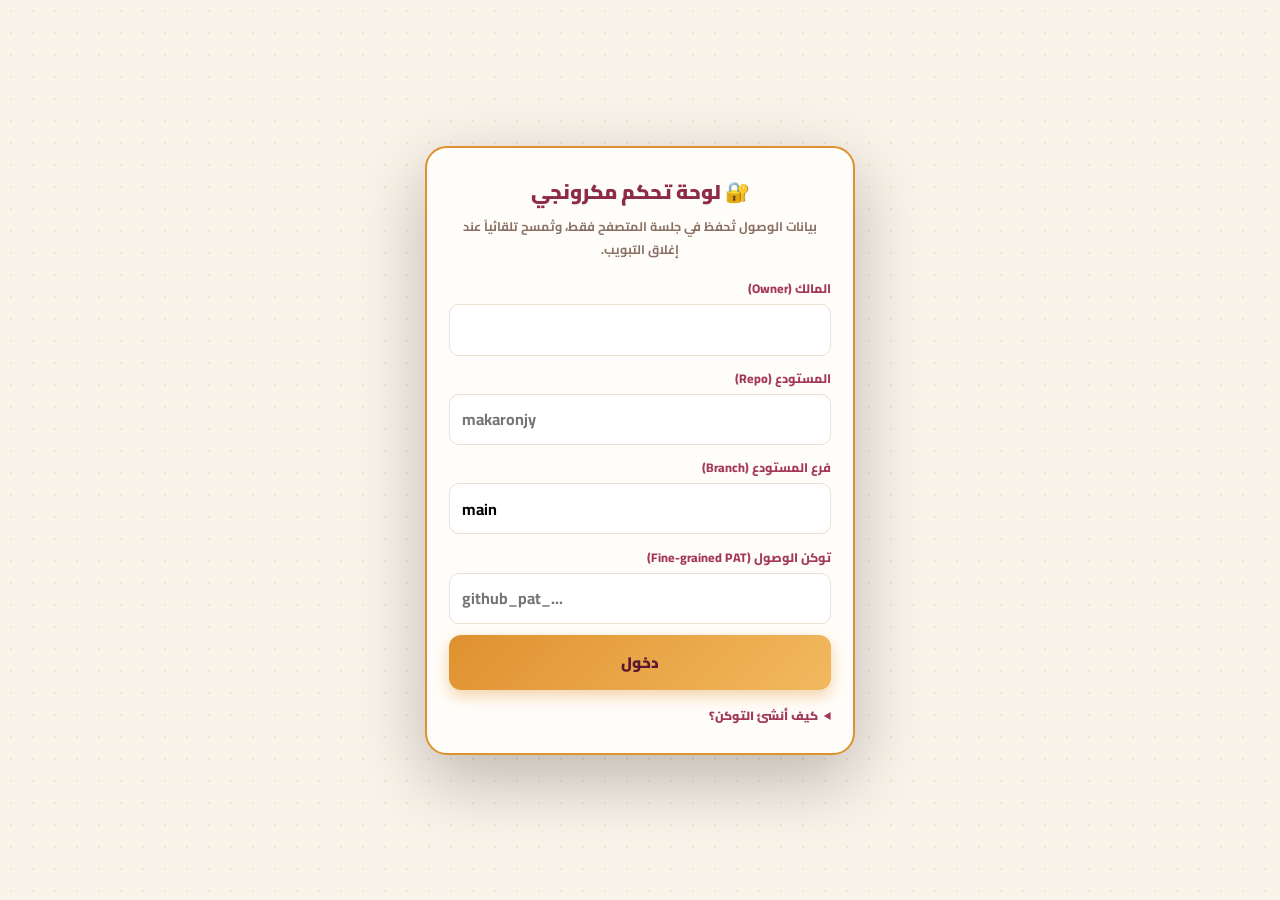
<file: admin.html>
<!-- ===== ADMIN COMPLETE BUILD v7 ===== -->
<!DOCTYPE html>
<html lang="ar" dir="rtl">
<head>
<meta charset="UTF-8">
<meta name="viewport" content="width=device-width, initial-scale=1.0, maximum-scale=1.0, user-scalable=no">
<meta name="robots" content="noindex, nofollow">
<title>لوحة تحكم مكرونجي</title>
<link rel="preconnect" href="https://fonts.googleapis.com">
<link rel="preconnect" href="https://fonts.gstatic.com" crossorigin>
<link href="https://fonts.googleapis.com/css2?family=Cairo:wght@400;700;800;900&display=swap" rel="stylesheet">
<style>
:root{
  --brown:#8e2a4a; --brown2:#a4385c; --dark:#5a1830;
  --gold:#e0912f; --gold2:#f2b95f; --cream:#faf3ea; --card:#fffdf9;
  --ink:#2b1a15; --muted:#8a6f63; --line:#eadfd2; --wa:#128c5e; --red:#c1121f;
}
*{margin:0;padding:0;box-sizing:border-box;-webkit-tap-highlight-color:transparent}
body{font-family:'Cairo',sans-serif;background:var(--cream);color:var(--ink);
  background-image:radial-gradient(#efe3d3 1px,transparent 1px);background-size:22px 22px;min-height:100vh;
  touch-action:manipulation}
.hidden{display:none !important}
.screen{min-height:100vh;display:flex;align-items:center;justify-content:center;padding:1rem}
.card{background:var(--card);border:2px solid var(--gold);border-radius:22px;padding:1.6rem 1.4rem;
  width:min(430px,94vw);box-shadow:0 24px 70px rgba(0,0,0,.25);text-align:center}
.card h1{color:var(--brown);font-size:1.25rem;font-weight:900;margin-bottom:.4rem}
.card .hint{color:var(--muted);font-size:.78rem;font-weight:700;line-height:1.8;margin-bottom:1rem}
.card label{display:block;text-align:start;font-size:.78rem;font-weight:800;color:var(--brown2);margin-bottom:.7rem}
.card input{width:100%;margin-top:.25rem;border:1.5px solid var(--line);border-radius:10px;padding:.6rem .7rem;
  font-family:inherit;font-size:.85rem;font-weight:700;background:#fff;outline:none;direction:ltr;text-align:left}
.card input:focus{border-color:var(--gold)}
.primary{width:100%;border:none;border-radius:12px;padding:.8rem;background:linear-gradient(135deg,var(--gold),var(--gold2));
  color:var(--dark);font-family:inherit;font-weight:900;font-size:.95rem;cursor:pointer;transition:.2s;
  box-shadow:0 6px 16px rgba(224,145,47,.4)}
.primary:active{transform:scale(.97)}
.primary:disabled{opacity:.6;cursor:default}
.help{text-align:start;margin-top:.9rem;font-size:.75rem;color:var(--muted)}
.help summary{cursor:pointer;font-weight:900;color:var(--brown2)}
.help ol{padding-inline-start:1.2rem;margin-top:.4rem;line-height:1.9}
.banner{display:none;align-items:flex-start;gap:.5rem;border-radius:12px;padding:.6rem .8rem;
  font-size:.78rem;font-weight:800;line-height:1.7;margin-top:.7rem;text-align:start}
.banner.show{display:flex;animation:shakeOnce .45s ease}
.banner.error{background:#fee2e2;border:1.5px solid #ef4444;color:#b91c1c}
@keyframes shakeOnce{0%,100%{transform:translateX(0)}25%{transform:translateX(-5px)}50%{transform:translateX(5px)}75%{transform:translateX(-3px)}}
.lang-btn{display:inline-flex;align-items:center;background:#ffffff14;border:1px solid #ffffff2b;border-radius:50px;
  padding:3px;gap:2px;cursor:pointer;transition:.25s;flex-shrink:0}
.lang-btn:hover{background:#ffffff1f}
.lang-seg{padding:.3rem .7rem;border-radius:50px;font-family:inherit;font-weight:900;font-size:.7rem;
  letter-spacing:.5px;color:#f3d9c5;transition:.25s}
.lang-seg.active{background:linear-gradient(135deg,var(--gold),var(--gold2));color:var(--dark)}
.admin-top{position:sticky;top:0;z-index:20;box-shadow:0 4px 18px rgba(0,0,0,.25)}
header{background:rgba(90,24,48,.98);backdrop-filter:blur(8px);color:#fff;
  display:flex;align-items:center;justify-content:space-between;padding:.7rem 1rem;gap:.6rem}
header b{font-size:.95rem;font-weight:900;color:var(--gold2)}
header div{display:flex;gap:.5rem;align-items:center}
header button{border:none;border-radius:10px;padding:.45rem .8rem;font-family:inherit;font-weight:800;font-size:.72rem;cursor:pointer;transition:.2s}
#btnExport{background:var(--gold);color:var(--dark)}
#btnLogout{background:#ffffff22;color:#fff}
.tabs{display:flex;gap:.4rem;padding:.7rem 1rem 0;overflow-x:auto;background:var(--cream);border-bottom:1px solid var(--line)}
.tabs::-webkit-scrollbar{display:none}
.tab{flex-shrink:0;border:1.5px solid var(--line);background:#fff;border-radius:12px 12px 0 0;padding:.55rem 1rem;
  font-family:inherit;font-weight:900;font-size:.8rem;color:var(--brown2);cursor:pointer;transition:.2s}
.tab.active{background:var(--brown);color:#fff;border-color:var(--brown)}
main{max-width:900px;margin:auto;padding:1rem 1rem 4rem}
.save-bar{position:sticky;bottom:0;background:linear-gradient(0deg,var(--cream) 70%,transparent);padding:1rem 0 .5rem;z-index:10}
.note{background:#fff6e6;border:1px solid #f0dcb8;border-radius:12px;padding:.6rem .9rem;font-size:.72rem;
  font-weight:700;color:#a06b1c;line-height:1.8;margin-bottom:1rem}
.sec-card{background:var(--card);border:1.5px solid var(--line);border-radius:16px;margin-bottom:1rem;overflow:hidden}
.sec-card.is-hidden{opacity:.55;border-style:dashed}
.sec-head{display:flex;align-items:center;justify-content:space-between;gap:.5rem;background:linear-gradient(180deg,var(--brown2),var(--brown));
  color:#fff;padding:.6rem .9rem;font-weight:900;font-size:.9rem}
.sec-ops button,.item-ops button{border:none;border-radius:8px;padding:.3rem .55rem;font-family:inherit;font-weight:800;
  font-size:.7rem;cursor:pointer;transition:.15s;margin-inline-start:.3rem}
.sec-ops .edit,.item-ops .edit{background:var(--gold);color:var(--dark)}
.sec-ops .hide,.item-ops .hide{background:#fff6e6;color:#a06b1c}
.sec-ops .show,.item-ops .show{background:#e8f5e9;color:#2d6a4f}
.sec-ops .del,.item-ops .del{background:#fee2e2;color:var(--red)}
.items{padding:.6rem .8rem}
.item-row{display:flex;align-items:center;justify-content:space-between;gap:.5rem;padding:.5rem .2rem;border-bottom:1px dashed var(--line)}
.item-row:last-child{border-bottom:none}
.item-row.is-hidden{opacity:.5}
.item-info b{font-size:.82rem;font-weight:800;display:block}
.item-info small{color:var(--muted);font-size:.68rem;font-weight:700;display:block;line-height:1.6}
.avail-tag{color:#a06b1c;font-weight:900}
.add-item{width:100%;border:1.5px dashed var(--gold);background:#fffdf8;color:var(--brown2);border-radius:0;
  padding:.55rem;font-family:inherit;font-weight:900;font-size:.78rem;cursor:pointer;transition:.2s}
.add-item:hover{background:#fff6e6}
.br-card{background:var(--card);border:1.5px solid var(--line);border-radius:16px;padding:.9rem 1rem;margin-bottom:.9rem}
.br-head{display:flex;align-items:center;justify-content:space-between;gap:.5rem;margin-bottom:.4rem}
.br-head b{color:var(--brown);font-size:.92rem;font-weight:900}
.br-code{background:var(--gold);color:var(--dark);border-radius:6px;padding:.05rem .45rem;font-size:.68rem;font-weight:900;margin-inline-start:.35rem}
.br-info{color:var(--muted);font-size:.72rem;font-weight:700;line-height:1.9}
.br-info .sec-line{opacity:.85}
.form-grid{display:grid;grid-template-columns:1fr 1fr;gap:.7rem}
@media(max-width:560px){.form-grid{grid-template-columns:1fr}}
.form-grid label,.full{display:block;font-size:.74rem;font-weight:800;color:var(--brown2);margin-bottom:.7rem}
.form-grid input,.form-grid textarea,.full input,.full textarea{width:100%;margin-top:.25rem;border:1.5px solid var(--line);
  border-radius:10px;padding:.55rem .7rem;font-family:inherit;font-size:.82rem;font-weight:700;background:#fff;outline:none}
.form-grid input:focus,.full input:focus,.form-grid textarea:focus,.full textarea:focus{border-color:var(--gold)}
.form-grid input[type="color"]{padding:.2rem;height:46px}
.form-grid select,.full select{width:100%;margin-top:.25rem;border:1.5px solid var(--line);border-radius:10px;
  padding:.55rem .7rem;font-family:inherit;font-size:.9rem;font-weight:700;background:#fff;outline:none}
.form-grid select:focus,.full select:focus{border-color:var(--gold)}
.ltr{direction:ltr;text-align:left}
/* ===== معاينة صورة الصنف ===== */
.img-prev{aspect-ratio:4/3;border-radius:12px;overflow:hidden;margin-top:.3rem;
  background-color:#e8a04c;background-image:url('img/bg.png');background-size:cover;background-position:center;
  display:flex;align-items:center;justify-content:center;border:1.5px solid var(--line)}
.img-prev img{max-width:100%;max-height:100%;object-fit:contain;padding:6%}
.img-prev .none{color:#8e2a4a;font-weight:900;font-size:.85rem;text-align:center;padding:1rem;line-height:1.7}
.img-ops{display:flex;gap:.4rem;margin-top:.4rem}
.img-btn{flex:1;border:none;border-radius:10px;padding:.6rem .3rem;font-family:inherit;font-weight:900;font-size:.75rem;
  cursor:pointer;background:#e8f5e9;color:#2d6a4f;transition:.15s}
.img-btn:active{transform:scale(.97)}
.img-btn.del{background:#fee2e2;color:#b91c1c}
fieldset{border:1.5px solid var(--line);border-radius:12px;padding:.7rem .9rem;margin-bottom:.8rem}
legend{font-size:.76rem;font-weight:900;color:var(--brown2);padding:0 .4rem}
fieldset label{display:inline-flex;align-items:center;gap:.35rem;font-size:.76rem;font-weight:800;color:var(--ink);
  margin-inline-end:.9rem;margin-bottom:.3rem;cursor:pointer}
.miss-wrap{margin-top:.5rem;padding-top:.5rem;border-top:1px dashed var(--line)}
.miss-wrap small{display:block;font-size:.72rem;font-weight:900;color:var(--brown2);margin-bottom:.3rem}
.miss-wrap label{display:flex !important;align-items:center;gap:.4rem;margin-bottom:.35rem}
.day-row{display:flex;align-items:center;gap:.5rem;flex-wrap:wrap;padding:.4rem 0;border-bottom:1px dashed var(--line)}
.day-row:last-child{border-bottom:none}
.day-name{width:72px;font-weight:900;font-size:.78rem;color:var(--brown)}
.day-closed{display:inline-flex;align-items:center;gap:.3rem;font-size:.72rem;font-weight:800;color:var(--red);margin:0 !important}
.day-times{display:inline-flex;align-items:center;gap:.3rem;flex-wrap:wrap;font-size:.72rem;font-weight:800;color:var(--muted)}
.day-times input{width:52px !important;border:1.5px solid var(--line);border-radius:8px;padding:.3rem .3rem;
  font-family:inherit;font-weight:800;text-align:center;margin:0 !important}
.day-times select{border:1.5px solid var(--line);border-radius:8px;padding:.3rem .2rem;font-family:inherit;font-weight:800;font-size:.72rem;background:#fff}
/* منع زوم التركيز التلقائي في آيفون */
.card input,.form-grid input,.form-grid textarea,.full input,.full textarea,.day-times input,.day-times select,.full select{font-size:1rem}
.wa-preview{display:none;font-size:.72rem;font-weight:800;margin-top:.35rem;line-height:1.8}
.wa-preview.ok{display:block;color:#2d6a4f}
.wa-preview.bad{display:block;color:#b91c1c}
.best-preview{background:#e8f5e9;border:1.5px solid #128c5e33;border-radius:12px;padding:.7rem .9rem;
  font-size:.78rem;font-weight:800;color:#2d6a4f;line-height:2}
.modal{position:fixed;inset:0;background:rgba(40,10,22,.6);backdrop-filter:blur(5px);z-index:50;
  display:flex;align-items:center;justify-content:center;padding:1rem}
.modal-card{background:var(--cream);border:2px solid var(--gold);border-radius:20px;width:min(560px,94vw);
  max-height:88vh;overflow-y:auto;padding:1.3rem 1.2rem;box-shadow:0 24px 70px rgba(0,0,0,.5)}
.modal-card h3{color:var(--brown);font-size:1rem;font-weight:900;margin-bottom:1rem;text-align:center}
.modal-actions{display:flex;gap:.6rem;margin-top:.4rem}
.modal-actions button{flex:1;border:none;border-radius:12px;padding:.7rem;font-family:inherit;font-weight:900;font-size:.85rem;cursor:pointer}
#modalSave{background:linear-gradient(135deg,var(--gold),var(--gold2));color:var(--dark)}
#modalCancel{background:#fff;border:1.5px solid var(--line);color:var(--muted)}
.confirm-card{text-align:center;width:min(380px,92vw)}
.confirm-ico{width:64px;height:64px;margin:0 auto .8rem;border-radius:50%;
  background:linear-gradient(135deg,var(--gold),var(--gold2));display:grid;place-items:center;font-size:1.7rem;
  box-shadow:0 8px 20px rgba(224,145,47,.45);animation:cfPop .4s cubic-bezier(.2,.9,.3,1.4)}
@keyframes cfPop{from{transform:scale(.4);opacity:0}to{transform:scale(1);opacity:1}}
#cfMsg{color:var(--muted);font-size:.82rem;font-weight:700;line-height:1.8;margin-bottom:1rem}
#cfYes{background:linear-gradient(135deg,#c1121f,#e63946);color:#fff}
#cfNo{background:#fff;border:1.5px solid var(--line);color:var(--muted)}
#toasts{position:fixed;bottom:1.2rem;inset-inline:0;display:flex;flex-direction:column;align-items:center;gap:.5rem;z-index:99;pointer-events:none}
.toast{pointer-events:auto;width:min(400px,92vw);background:var(--card);border:1.5px solid var(--line);border-radius:14px;
  padding:.7rem .9rem;display:flex;gap:.6rem;align-items:flex-start;box-shadow:0 10px 30px rgba(0,0,0,.18);
  position:relative;overflow:hidden;animation:toastIn .35s cubic-bezier(.2,.9,.3,1.2)}
.toast.out{animation:toastOut .3s ease forwards}
@keyframes toastIn{from{opacity:0;transform:translateY(18px) scale(.95)}to{opacity:1;transform:translateY(0) scale(1)}}
@keyframes toastOut{to{opacity:0;transform:translateY(10px) scale(.96)}}
.toast .t-ico{width:34px;height:34px;flex-shrink:0;border-radius:10px;display:grid;place-items:center;font-size:1.05rem}
.toast.success .t-ico{background:#e8f5e9;color:#2d6a4f}
.toast.error .t-ico{background:#fee2e2;color:#b91c1c}
.toast.info .t-ico{background:#e3f2fd;color:#1565c0}
.toast.warn .t-ico{background:#fff6e6;color:#a06b1c}
.toast .t-body{flex:1;min-width:0}
.toast .t-body b{display:block;font-size:.82rem;font-weight:900;color:var(--ink)}
.toast .t-body small{display:block;font-size:.7rem;font-weight:700;color:var(--muted);line-height:1.6;margin-top:.1rem}
.toast .t-bar{position:absolute;bottom:0;inset-inline-start:0;height:3px;opacity:.4;animation:tbar linear forwards}
@keyframes tbar{from{width:100%}to{width:0}}
.toast.success .t-bar{background:#2d6a4f}
.toast.error .t-bar{background:#b91c1c}
.toast.info .t-bar{background:#1565c0}
.toast.warn .t-bar{background:#a06b1c}
.ad-preview{background:#fff;border:1.5px solid var(--line);border-radius:16px;padding:1rem;text-align:center;margin-bottom:1rem}
.ad-preview .medal{width:64px;height:64px;margin:0 auto .6rem;border-radius:50%;
  background:linear-gradient(135deg,var(--gold),var(--gold2));display:grid;place-items:center;font-size:1.8rem}
.ad-preview b{color:var(--brown);font-size:.95rem;display:block;margin-bottom:.2rem}
.ad-preview p{color:var(--muted);font-size:.78rem;font-weight:700;line-height:1.7}
/* ===== صور التطبيق ===== */
.imgs-grid{display:grid;grid-template-columns:repeat(auto-fill,minmax(150px,1fr));gap:.8rem;margin-top:.5rem}
.img-card{background:#fff;border:1.5px solid var(--line);border-radius:14px;padding:.7rem;text-align:center;display:flex;flex-direction:column;gap:.5rem}
.img-card .img-prev{height:120px;aspect-ratio:auto;background-color:var(--cream);background-image:none;border-radius:10px;overflow:hidden;display:grid;place-items:center;border:1px dashed var(--line)}
.img-card .img-prev img{width:100%;height:100%;object-fit:contain;padding:6%}
.img-card b{font-size:.72rem;color:var(--brown2);line-height:1.6}
.img-card .img-ops{display:flex;flex-direction:column;gap:.35rem}
.img-btn.ok{background:#e8f5e9;color:#2d6a4f;border:1.5px solid #bfe3c8}
.soc-ico{display:inline-grid;place-items:center;width:22px;height:22px;margin-inline-end:.4rem;vertical-align:middle}
.soc-ico svg{width:18px;height:18px;fill:var(--brown2)}
</style>
</head>
<body>

<!-- ===== شاشة الدخول ===== -->
<div id="loginScreen" class="screen">
  <div class="card">
    <h1 data-al="loginTitle">🔐 لوحة تحكم مكرونجي</h1>
    <p class="hint" data-al="loginHint">بيانات الوصول تُحفظ في جلسة المتصفح فقط، وتُمسح تلقائياً عند إغلاق التبويب.</p>
    <label><span data-al="lblOwner">المالك (Owner)</span><input id="inOwner" value=""></label>
    <label><span data-al="lblRepo">المستودع (Repo)</span><input id="inRepo" placeholder="makaronjy"></label>
    <label><span data-al="lblBranch">فرع المستودع (Branch)</span><input id="inBranch" value="main"></label>
    <label><span data-al="lblToken">توكن الوصول (Fine-grained PAT)</span><input id="inToken" type="password" placeholder="github_pat_..."></label>
    <button id="btnLogin" class="primary" data-al="btnLogin">دخول</button>
    <div id="loginErr" class="banner error"></div>
    <details class="help">
      <summary data-al="helpSummary">كيف أنشئ التوكن؟</summary>
      <ol id="helpList"></ol>
    </details>
  </div>
</div>

<!-- ===== شاشة تجديد التوكن ===== -->
<div id="renewScreen" class="screen hidden">
  <div class="card">
    <h1 data-al="renewTitle">⚠️ انتهت صلاحية التوكن</h1>
    <p class="hint" data-al="renewHint">انتهت صلاحية التوكن أو لا يملك الصلاحية. جدّده من GitHub ثم أدخله هنا للمتابعة — بياناتك لم تُفقد.</p>
    <label><span data-al="lblNewToken">توكن جديد</span><input id="inRenewToken" type="password" placeholder="github_pat_..."></label>
    <button id="btnRenew" class="primary" data-al="btnRenew">حفظ والمتابعة</button>
    <div id="renewErr" class="banner error"></div>
  </div>
</div>

<!-- ===== اللوحة: ٦ تبويبات ===== -->
<div id="app" class="hidden">
  <div class="admin-top">
    <header>
      <b data-al="headerTitle">لوحة تحكم مكرونجي</b>
      <div>
        <button class="lang-btn" id="adminLangBtn" aria-label="Language">
          <span class="lang-seg" data-alang="ar">AR</span>
          <span class="lang-seg" data-alang="en">EN</span>
        </button>
        <button id="btnExport" data-al="btnExport">⬇️ تصدير احتياطي</button>
        <button id="btnLogout" data-al="btnLogout">خروج</button>
      </div>
    </header>
    <nav class="tabs">
      <button class="tab active" data-tab="menu" data-al="tabMenu">🍝 المنيو</button>
      <button class="tab" data-tab="branches" data-al="tabBranches">🍝 الفروع</button>
      <button class="tab" data-tab="best" data-al="tabBest">⭐ الأكثر مبيعاً</button>
      <button class="tab" data-tab="delivery" data-al="tabDelivery">🛵 التوصيل والسوشيال</button>
      <button class="tab" data-tab="settings" data-al="tabSettings">⚙️ الإعدادات</button>
      <button class="tab" data-tab="ad" data-al="tabAd">📢 الإعلان</button>
    </nav>
  </div>
  <main>
    <section id="tab-menu">
      <div class="note" data-al="menuNote">التعديلات تصل للزبائن تلقائياً خلال ≤60 ثانية بدون تحديث الصفحة. صورة الصنف تُرفع تلقائياً باسمه داخل img/items/ وتظهر فوراً. الإخفاء = كل الفروع، والنفد ❌ = يومي لكل فرع.</div>
      <div id="menuWrap"></div>
      <div class="save-bar"><button id="saveMenu" class="primary" data-al="btnSaveMenu">💾 حفظ ونشر المنيو</button></div>
    </section>
    <section id="tab-branches" class="hidden">
      <div class="note" data-al="branchNote">رقم واتساب كل فرع إجباري: مفتاح الدولة ثم 9 أرقام، بدون + وبدون صفر في البداية — مثال: 9665XXXXXXXX. رقم الفرع يحدد رمز المعرف (B1، B2...). الساعات تدعم أنصاف الساعات.</div>
      <div id="branchWrap"></div>
      <button id="addBranch" class="primary" data-al="btnAddBranch">➕ إضافة فرع</button>
      <div class="save-bar"><button id="saveBranches" class="primary" data-al="btnSaveBranches">💾 حفظ ونشر الفروع</button></div>
    </section>
    <section id="tab-best" class="hidden">
      <div class="note" data-al="bestNote">اختر أربعة أصناف تظهر في شاشة «الأكثر مبيعاً» بالتطبيق بنفس ترتيبها هنا. التغيير يصل للزبائن خلال ≤60 ثانية.</div>
      <div id="bestForm"></div>
      <div class="save-bar"><button id="saveBest" class="primary" data-al="btnSaveBest">💾 حفظ ونشر الأكثر مبيعاً</button></div>
    </section>
    <section id="tab-delivery" class="hidden">
      <div class="note" data-al="deliveryNote">روابط تطبيقات التوصيل تظهر في شاشة اختيار الفروع بالتطبيق. الروابط الرسمية تفتح التطبيق إن كان مثبتاً وإلا الموقع الرسمي.</div>
      <div id="deliveryWrap"></div>
      <button id="addDelivery" class="primary" data-al="btnAddDelivery">➕ إضافة تطبيق توصيل</button>
      <fieldset style="margin-top:1rem">
        <legend data-al="legendSocial">حسابات التواصل الاجتماعي</legend>
        <div id="socialWrap"></div>
        <button id="addSocial" class="primary" style="margin-top:.6rem" data-al="btnAddSocial">➕ إضافة حساب تواصل</button>
      </fieldset>
      <div class="save-bar"><button id="saveDelivery" class="primary" data-al="btnSaveDelivery">💾 حفظ ونشر التوصيل والسوشيال</button></div>
    </section>
    <section id="tab-settings" class="hidden">
      <div id="settingsForm"></div>
      <div class="save-bar"><button id="saveSettings" class="primary" data-al="btnSaveSettings">💾 حفظ ونشر الإعدادات</button></div>
    </section>
    <section id="tab-ad" class="hidden">
      <div class="note" data-al="adNote">الإعلان نصي: أيقونة + عنوان + نص — بدون صور، لعرض فوري وبدون روابط مكسورة. يظهر مرة واحدة يومياً لكل جهاز.</div>
      <div class="ad-preview" id="adPreview"></div>
      <div id="adForm"></div>
      <div class="save-bar"><button id="saveAd" class="primary" data-al="btnSaveAd">💾 حفظ ونشر الإعلان</button></div>
    </section>
  </main>
</div>

<!-- ===== نافذة النماذج ===== -->
<div id="modal" class="modal hidden">
  <div class="modal-card">
    <h3 id="modalTitle"></h3>
    <div id="modalBody"></div>
    <div class="modal-actions">
      <button id="modalSave" data-al="modalSave">حفظ</button>
      <button id="modalCancel" data-al="modalCancel">إلغاء</button>
    </div>
  </div>
</div>

<!-- ===== نافذة التأكيد ===== -->
<div id="confirmModal" class="modal hidden">
  <div class="modal-card confirm-card">
    <div class="confirm-ico" id="cfIco">🗑</div>
    <h3 id="cfTitle">تأكيد العملية</h3>
    <p id="cfMsg"></p>
    <div class="modal-actions">
      <button id="cfYes">تأكيد</button>
      <button id="cfNo" data-al="modalCancel">إلغاء</button>
    </div>
  </div>
</div>

<div id="toasts"></div>

<script>
/* ===== كاشف أخطاء ظاهر ===== */
window.addEventListener('error', function(e){
  var d = document.createElement('div');
  d.style.cssText = 'position:fixed;left:0;right:0;bottom:0;background:#b91c1c;color:#fff;padding:.6rem .8rem;font-size:.72rem;font-weight:800;z-index:99999;text-align:center;line-height:1.6';
  d.textContent = '⛠ خطأ في اللوحة: ' + (e.message || 'غير معروف') + ' — سطر ' + (e.lineno || '؟');
  document.documentElement.appendChild(d);
});

/* ===== إيقاف التكبير بالأصابع ===== */
document.addEventListener('touchstart', e=>{ if(e.touches.length > 1) e.preventDefault(); }, {passive:false});
document.addEventListener('touchmove', e=>{ if(e.touches.length > 1) e.preventDefault(); }, {passive:false});
['gesturestart','gesturechange','gestureend'].forEach(ev=> document.addEventListener(ev, e=> e.preventDefault()));
document.addEventListener('dblclick', e=> e.preventDefault());

/* =====================================================
   لوحة تحكم مكرونجي — BUILD v7
===================================================== */
let CFG = null;
let STATE = null;
let modalOnSave = null;
let ALANG = localStorage.getItem('mk_admin_lang') || 'ar';

/* ===== قاموس اللوحة ===== */
const ASTR = {
  ar: {
    loginTitle:'🔐 لوحة تحكم مكرونجي',
    loginHint:'بيانات الوصول تُحفظ في جلسة المتصفح فقط، وتُمسح تلقائياً عند إغلاق التبويب.',
    lblOwner:'المالك (Owner)', lblRepo:'المستودع (Repo)', lblBranch:'فرع المستودع (Branch)', lblToken:'توكن الوصول (Fine-grained PAT)',
    btnLogin:'دخول', helpSummary:'كيف أنشئ التوكن؟',
    helpHtml:'<li>GitHub ← Settings ← Developer settings ← Fine-grained tokens.</li><li>Generate new token ← اختر هذا المستودع فقط.</li><li>صلاحية Contents: Read and write — والمدة التي تريدها.</li><li>انسخ التوكن والصقه أعلاه.</li>',
    errComplete:'أكمل جميع الحقول.', errToken:'التوكن مرفوض — تأكد من صلاحية Contents: Read and write.',
    errNotFound:'المستودع أو الملف غير موجود — تحقق من الاسم وفرع المستودع.', errGeneric:'خطأ: ',
    renewTitle:'⚠️ انتهت صلاحية التوكن', renewHint:'انتهت صلاحية التوكن أو لا يملك الصلاحية. جدّده من GitHub ثم أدخله هنا للمتابعة — بياناتك لم تُفقد.',
    lblNewToken:'توكن جديد', btnRenew:'حفظ والمتابعة', errRenewEmpty:'أدخل التوكن الجديد.', errRenewBad:'التوكن ما زال مرفوضاً.',
    headerTitle:'لوحة تحكم مكرونجي', btnExport:'⬇️ تصدير احتياطي', btnLogout:'خروج',
    tabMenu:'🍝 المنيو', tabBranches:'🍝 الفروع', tabBest:'⭐ الأكثر مبيعاً',
    tabDelivery:'🛵 التوصيل والسوشيال', tabSettings:'⚙️ الإعدادات', tabAd:'📢 الإعلان',
    menuNote:'التعديلات تصل للزبائن تلقائياً خلال ≤60 ثانية بدون تحديث الصفحة. صورة الصنف تُرفع تلقائياً باسمه داخل img/items/ وتظهر فوراً. الإخفاء = كل الفروع، والنفد ❌ = يومي لكل فرع.',
    btnSaveMenu:'💾 حفظ ونشر المنيو', publishing:'جارٍ النشر...', publishedMenu:'تم نشر المنيو',
    subLive:'يصل للزبائن خلال ≤60 ثانية بدون تحديث', publishFail:'فشل النشر: ',
    hide:'🙈 إخفاء', show:'👁 إظهار', hidden:'(مخفي)', addItem:'➕ إضافة صنف', addSec:'➕ إضافة قسم',
    editSecTitle:'تعديل قسم', addSecTitle:'إضافة قسم', lblSecNameAr:'اسم القسم بالعربي', lblSecNameEn:'اسم القسم بالإنجليزي', lblSecIcon:'أيقونة (إيموجي)',
    editItemTitle:'تعديل صنف', addItemTitle:'إضافة صنف', lblNameAr:'الاسم بالعربي', lblNameEn:'الاسم بالإنجليزي',
    lblDescAr:'الوصف بالعربي (اختياري)', lblDescEn:'الوصف بالإنجليزي (اختياري)',
    lblImgMode:'نمط صورة الصنف', imgModeCut:'قصّة شفافة فوق الخلفية', imgModeFull:'صورة كاملة تغطي البطاقة',
    lblItemImage:'📷 صورة الصنف',
    imgPreviewNone:'لا توجد صورة — سيظهر اسم الصنف فوق الخلفية',
    imgChange:'📷 إضافة / تغيير الصورة', imgDelete:'🗑 حذف الصورة الحالية',
    imgUploading:'جارٍ رفع الصورة...', imgUploaded:'تم رفع صورة الصنف ✔', imgDeleted:'تم حذف صورة الصنف ✔',
    imgBadType:'صيغة غير مدعومة — استخدم PNG أو JPG أو WEBP', imgTooBig:'حجم الصورة كبير جداً (الحد 4MB)',
    imgUploadFail:'تعذّر رفع الصورة — سيُحفظ الصنف وسيُعاد رفعها عند التعديل القادم',
    lblPrices:'الأسعار (فواصل: 12 أو 2,3,5)', lblCal:'السعرات (فارغ = صفر)',
    legendAvail:'التوفر في الفروع (دائم)', allBranches:'كل الفروع', missLegend:'في الفروع غير المتاحة اجعله:',
    missGray:'بطاقة رمادية «غير متوفر في هذا الفرع»', missHide:'مخفي تماماً',
    legendSold:'نفد ❌ (غير متوفر اليوم)',
    warnSecName:'اسم القسم مطلوب', warnAvail:'اختر فرعاً واحداً على الأقل للتوفر', warnItem:'الاسم العربي وسعر واحد على الأقل مطلوبان',
    savedSec:'تم حفظ القسم', savedItem:'تم حفظ الصنف', dontForget:'لا تنسَ حفظ ونشر',
    delSecMsg:function(t){ return 'سيُحذف قسم «'+t+'» وكل أصنافه نهائياً من كل الفروع. متابعة؟'; },
    delItemMsg:function(t){ return 'سيُحذف صنف «'+t+'» نهائياً من كل الفروع. متابعة؟'; },
    btnDelFinal:'حذف نهائي', deletedSec:'تم حذف القسم', deletedItem:'تم حذف الصنف',
    availTag:function(names, mode){ return ' • غير متاح في: '+names+' ('+mode+')'; },
    modeGray:'رمادي', modeHide:'مخفي',
    soldAll:' • نفد: كل الفروع', soldSome:' • نفد: ', riyal:'ريال', calWord:'سعرة',
    branchNote:'رقم واتساب كل فرع إجباري: مفتاح الدولة ثم 9 أرقام، بدون + وبدون صفر في البداية — مثال: 9665XXXXXXXX. رقم الفرع يحدد رمز المعرف (B1، B2...). الساعات تدعم أنصاف الساعات.',
    btnAddBranch:'➕ إضافة فرع', btnSaveBranches:'💾 حفظ ونشر الفروع',
    editBranchTitle:'تعديل فرع', addBranchTitle:'إضافة فرع',
    lblBrNameAr:'الاسم بالعربي', lblBrNameEn:'الاسم بالإنجليزي', lblBrAddrAr:'العنوان بالعربي', lblBrAddrEn:'العنوان بالإنجليزي',
    lblBrNum:'رقم الفرع (1، 2، 3...)',
    lblWa:'رقم واتساب الفرع (إجباري)', lblMap:'رابط الخريطة (اختياري)', lblLat:'خط العرض lat', lblLng:'خط الطول lng',
    waOk:'✔ رابط واتساب:', waNonSa:'ℹ️ مفتاح دولة غير سعودي — تأكد أنه رقم واتساب فعّال',
    waBad:'⚠️ الصيغة: مفتاح الدولة ثم 9 أرقام، بدون + وبدون صفر في البداية — مثال: 9665XXXXXXXX',
    warnCoords:'الإحداثيات مطلوبة لزر الأقرب', warnName:'الاسم مطلوب', savedBranch:'تم حفظ الفرع',
    warnNum:'رقم الفرع يجب أن يكون عدداً صحيحاً 1 أو أكثر',
    warnNumDup:'هذا الرقم مستخدم بالفعل من فرع آخر — اختر رقماً مختلفاً',
    warnNumChange:function(code){ return 'سيصبح رمز هذا الفرع '+code+'. الطلبات السابقة ستحتفظ بمعرّفاتها القديمة بدون أي تغيير، والجديدة ستأخذ الرمز الجديد. متابعة؟'; },
    yesContinue:'نعم، متابعة',
    delBranchMsg:function(n){ return 'سيُحذف «'+n+'» نهائياً. الأجهزة التي اختارته سترى شاشة الفروع من جديد. متابعة؟'; },
    deletedBranch:'تم حذف الفرع', warnLastBranch:'لا يمكن حذف آخر فرع',
    brWa:'واتساب: ', brCoords:'الإحداثيات: ', brNum:'الرقم: ',
    legendHours:'ساعات العمل لكل يوم (بدقة الدقائق)', dayClosed:'مغلق', openLbl:'فتح:', closeLbl:'إغلاق:', am:'ص', pm:'م',
    days:['الأحد','الاثنين','الثلاثاء','الأربعاء','الخميس','الجمعة','السبت'],
    bestNote:'اختر أربعة أصناف تظهر في شاشة «الأكثر مبيعاً» بالتطبيق بنفس ترتيبها هنا. التغيير يصل للزبائن خلال ≤60 ثانية.',
    bestSlot:'الصنف ', btnSaveBest:'💾 حفظ ونشر الأكثر مبيعاً', savedBest:'تم نشر الأكثر مبيعاً',
    warnBestDup:'لا يمكن تكرار نفس الصنف في خانتين — اختر أصنافاً مختلفة',
    warnBestEmpty:'اختر صنفاً لكل خانة من الخانات الأربع',
    deliveryNote:'روابط تطبيقات التوصيل تظهر في شاشة اختيار الفروع بالتطبيق. الروابط الرسمية تفتح التطبيق إن كان مثبتاً وإلا الموقع الرسمي.',
    btnAddDelivery:'➕ إضافة تطبيق توصيل', editDeliveryTitle:'تعديل تطبيق توصيل', addDeliveryTitle:'إضافة تطبيق توصيل',
    lblDelNameAr:'الاسم بالعربي', lblDelNameEn:'الاسم بالإنجليزي', lblDelUrl:'الرابط (https://...)', lblDelColor:'لون النقطة', lblDelImg:'مسار صورة الشعار (اختياري)',
    warnDelName:'اسم التطبيق مطلوب', warnDelUrl:'رابط صحيح مطلوب (يبدأ بـ https://)',
    savedDelivery:'تم حفظ بيانات التوصيل والسوشيال',
    delDeliveryMsg:function(n){ return 'سيُحذف «'+n+'» من شاشة اختيار الفروع. متابعة؟'; },
    deletedDelivery:'تم حذف تطبيق التوصيل', noDelivery:'لا توجد تطبيقات توصيل مضافة بعد.',
    legendSocial:'حسابات التواصل الاجتماعي',
    btnAddSocial:'➕ إضافة حساب تواصل',
    addSocialTitle:'إضافة حساب تواصل', editSocialTitle:'تعديل حساب تواصل',
    lblSocialPlatform:'المنصة', platCustom:'أخرى (مخصص)',
    lblSocialNameAr:'الاسم بالعربي', lblSocialNameEn:'الاسم بالإنجليزي',
    lblSocialUrl:'الرابط (https://...)', lblSocialEmail:'البريد الإلكتروني',
    warnSocialUrl:'رابط صحيح مطلوب (يبدأ بـ https://)', warnSocialEmail:'بريد إلكتروني صحيح مطلوب',
    warnSocialMax:'الحد الأقصى 5 حسابات', warnSocialName:'الاسم مطلوب',
    savedSocial:'تم حفظ حساب التواصل', deletedSocial:'تم حذف حساب التواصل',
    delSocialMsg:function(n){ return 'سيُحذف «'+n+'» من أيقونات التطبيق. متابعة؟'; },
    noSocial:'لا توجد حسابات تواصل مضافة بعد.',
    btnSaveDelivery:'💾 حفظ ونشر التوصيل والسوشيال',
    lblBrandAr:'اسم السلسلة بالعربي', lblBrandEn:'اسم السلسلة بالإنجليزي', lblTagAr:'الوصف بالعربي', lblTagEn:'الوصف بالإنجليزي',
    settingsNote:'الوصف يظهر تحت اسم السلسلة أعلى التطبيق. صور التطبيق تُستبدل من قسم «صور التطبيق» في تبويب الإعدادات بنفس اسم الملف.',
    legendImages:'🖼️ صور التطبيق',
    imgLogo:'صورة الشعار (logo.png)', imgBg:'خلفية الأصناف (bg.png)',
    imgWelcome:'صورة الترحيب (welcome.png)', imgClosed:'صورة «مغلق» (closed.png)',
    imgPick:'📷 تغيير الصورة', imgConfirm:'✅ تأكيد الرفع', imgCancel:'❌ إلغاء',
    imgUploadingApp:'جارٍ رفع الصورة...', imgUploadedApp:'تم رفع الصورة ✔', imgUploadFailApp:'فشل رفع الصورة: ',
    imagesNote:'اختر صورة جديدة ثم أكّد الرفع — تُستبدل الصورة في المستودع بنفس اسم الملف، وتصل للزبائن خلال ≤60 ثانية بدون تحديث الصفحة.',
    btnSaveSettings:'💾 حفظ ونشر الإعدادات',
    adNote:'الإعلان نصي: أيقونة + عنوان + نص — بدون صور، لعرض فوري وبدون روابط مكسورة. يظهر مرة واحدة يومياً لكل جهاز.',
    lblAdEnabled:'تشغيل الإعلان المنبثق', lblAdOnce:'مرة واحدة يومياً لكل جهاز', lblAdIcon:'أيقونة الإعلان (إيموجي واحد)',
    lblAdBtnAr:'نص زر الإغلاق بالعربي', lblAdBtnEn:'نص زر الإغلاق بالإنجليزي', lblAdTitleAr:'العنوان بالعربي', lblAdTitleEn:'العنوان بالإنجليزي',
    lblAdTextAr:'نص الإعلان بالعربي', lblAdTextEn:'نص الإعلان بالإنجليزي', btnSaveAd:'💾 حفظ ونشر الإعلان',
    adPrevTitle:'(عنوان الإعلان)', adPrevText:'(نص الإعلان يظهر هنا للزبائن)',
    modalSave:'حفظ', modalCancel:'إلغاء', confirmDefault:'تأكيد العملية',
    loggedIn:'تم الدخول بنجاح', loggedSub:'تم تحميل المنيو والإعدادات من المستودع',
    renewed:'تم التجديد والمتابعة', exported:'تم تنزيل النسخة الاحتياطية', published:'تم النشر'
  },
  en: {
    loginTitle:'🔐 Makaronjy Admin',
    loginHint:'Access data is kept in the browser session only and cleared when the tab closes.',
    lblOwner:'Owner', lblRepo:'Repository', lblBranch:'Repository branch', lblToken:'Access token (Fine-grained PAT)',
    btnLogin:'Login', helpSummary:'How do I create the token?',
    helpHtml:'<li>GitHub ← Settings ← Developer settings ← Fine-grained tokens.</li><li>Generate new token ← select this repository only.</li><li>Permission: Contents: Read and write — plus your chosen expiry.</li><li>Copy the token and paste it above.</li>',
    errComplete:'Please complete all fields.', errToken:'Token rejected — check Contents: Read and write permission.',
    errNotFound:'Repository or file not found — check the name and branch.', errGeneric:'Error: ',
    renewTitle:'⚠️ Token expired', renewHint:'The token expired or lacks permission. Renew it on GitHub then enter it here — your data is safe.',
    lblNewToken:'New token', btnRenew:'Save & continue', errRenewEmpty:'Enter the new token.', errRenewBad:'Token still rejected.',
    headerTitle:'Makaronjy Admin', btnExport:'⬇️ Export backup', btnLogout:'Logout',
    tabMenu:'🍝 Menu', tabBranches:'🍝 Branches', tabBest:'⭐ Best Sellers',
    tabDelivery:'🛵 Delivery & Social', tabSettings:'⚙️ Settings', tabAd:'📢 Ad',
    menuNote:'Changes reach customers automatically within ≤60s without a refresh. Item images upload automatically under img/items/ and appear instantly. Hide = all branches; Sold ❌ = daily per branch.',
    btnSaveMenu:'💾 Save & publish menu', publishing:'Publishing...', publishedMenu:'Menu published',
    subLive:'Reaches customers within ≤60s without refresh', publishFail:'Publish failed: ',
    hide:'🙈 Hide', show:'👁 Show', hidden:'(hidden)', addItem:'➕ Add item', addSec:'➕ Add section',
    editSecTitle:'Edit section', addSecTitle:'Add section', lblSecNameAr:'Section name (Arabic)', lblSecNameEn:'Section name (English)', lblSecIcon:'Icon (emoji)',
    editItemTitle:'Edit item', addItemTitle:'Add item', lblNameAr:'Name (Arabic)', lblNameEn:'Name (English)',
    lblDescAr:'Description (Arabic, optional)', lblDescEn:'Description (English, optional)',
    lblImgMode:'Item image mode', imgModeCut:'Transparent cutout over background', imgModeFull:'Full photo covering the card',
    lblItemImage:'📷 Item image',
    imgPreviewNone:'No image — the item name will show over the background',
    imgChange:'📷 Add / change image', imgDelete:'🗑 Delete current image',
    imgUploading:'Uploading image...', imgUploaded:'Item image uploaded ✔', imgDeleted:'Item image deleted ✔',
    imgBadType:'Unsupported format — use PNG, JPG or WEBP', imgTooBig:'Image too large (max 4MB)',
    imgUploadFail:'Image upload failed — item will save and retry on next edit',
    lblPrices:'Prices (commas: 12 or 2,3,5)', lblCal:'Calories (empty = zero)',
    legendAvail:'Availability per branch (permanent)', allBranches:'All branches', missLegend:'In unavailable branches show it as:',
    missGray:'Gray card "Not available at this branch"', missHide:'Fully hidden',
    legendSold:'Sold out ❌ (unavailable today)',
    warnSecName:'Section name is required', warnAvail:'Select at least one branch', warnItem:'Arabic name and at least one price are required',
    savedSec:'Section saved', savedItem:'Item saved', dontForget:"Don't forget to save & publish",
    delSecMsg:function(t){ return 'Section "'+t+'" and all its items will be permanently deleted from all branches. Continue?'; },
    delItemMsg:function(t){ return 'Item "'+t+'" will be permanently deleted from all branches. Continue?'; },
    btnDelFinal:'Delete permanently', deletedSec:'Section deleted', deletedItem:'Item deleted',
    availTag:function(names, mode){ return ' • Not available at: '+names+' ('+mode+')'; },
    modeGray:'gray', modeHide:'hidden',
    soldAll:' • Sold out: all branches', soldSome:' • Sold out: ', riyal:'SAR', calWord:'cal',
    branchNote:'Branch WhatsApp is required: country code then 9 digits, no + and no leading zero — e.g. 9665XXXXXXXX. The branch number defines the order-ID code (B1, B2...). Hours support half hours.',
    btnAddBranch:'➕ Add branch', btnSaveBranches:'💾 Save & publish branches',
    editBranchTitle:'Edit branch', addBranchTitle:'Add branch',
    lblBrNameAr:'Name (Arabic)', lblBrNameEn:'Name (English)', lblBrAddrAr:'Address (Arabic)', lblBrAddrEn:'Address (English)',
    lblBrNum:'Branch number (1, 2, 3...)',
    lblWa:'Branch WhatsApp (required)', lblMap:'Map link (optional)', lblLat:'Latitude', lblLng:'Longitude',
    waOk:'✔ WhatsApp link:', waNonSa:'ℹ️ Non-Saudi country code — make sure it is a valid WhatsApp number',
    waBad:'⚠️ Format: country code then 9 digits, no + and no leading zero — e.g. 9665XXXXXXXX',
    warnCoords:'Coordinates are required for the nearest button', warnName:'Name is required', savedBranch:'Branch saved',
    warnNum:'Branch number must be an integer ≥ 1',
    warnNumDup:'This number is already used by another branch — pick a different one',
    warnNumChange:function(code){ return 'This branch code will become '+code+'. Previous orders keep their old IDs unchanged; new orders take the new code. Continue?'; },
    yesContinue:'Yes, continue',
    delBranchMsg:function(n){ return '"'+n+'" will be permanently deleted. Devices that chose it will see the branch screen again. Continue?'; },
    deletedBranch:'Branch deleted', warnLastBranch:'Cannot delete the last branch',
    brWa:'WhatsApp: ', brCoords:'Coordinates: ', brNum:'Number: ',
    legendHours:'Working hours per day (minute precision)', dayClosed:'Closed', openLbl:'Open:', closeLbl:'Close:', am:'AM', pm:'PM',
    days:['Sunday','Monday','Tuesday','Wednesday','Thursday','Friday','Saturday'],
    bestNote:'Pick four items to appear in the app "Best Sellers" screen in this exact order. Changes reach customers within ≤60s.',
    bestSlot:'Item ', btnSaveBest:'💾 Save & publish best sellers', savedBest:'Best sellers published',
    warnBestDup:'The same item cannot repeat in two slots — pick different items',
    warnBestEmpty:'Choose an item for each of the four slots',
    deliveryNote:'Delivery app links appear in the branch selection screen. Official links open the installed app, otherwise the website.',
    btnAddDelivery:'➕ Add delivery app', editDeliveryTitle:'Edit delivery app', addDeliveryTitle:'Add delivery app',
    lblDelNameAr:'Name (Arabic)', lblDelNameEn:'Name (English)', lblDelUrl:'URL (https://...)', lblDelColor:'Dot color', lblDelImg:'Logo image path (optional)',
    warnDelName:'App name is required', warnDelUrl:'A valid URL is required (https://)',
    savedDelivery:'Delivery & social data saved',
    delDeliveryMsg:function(n){ return '"'+n+'" will be removed from the branch selection screen. Continue?'; },
    deletedDelivery:'Delivery app deleted', noDelivery:'No delivery apps added yet.',
    legendSocial:'Social media accounts',
    btnAddSocial:'➕ Add social account',
    addSocialTitle:'Add social account', editSocialTitle:'Edit social account',
    lblSocialPlatform:'Platform', platCustom:'Other (custom)',
    lblSocialNameAr:'Name (Arabic)', lblSocialNameEn:'Name (English)',
    lblSocialUrl:'URL (https://...)', lblSocialEmail:'Email address',
    warnSocialUrl:'A valid URL is required (https://)', warnSocialEmail:'A valid email is required',
    warnSocialMax:'Maximum 5 accounts', warnSocialName:'Name is required',
    savedSocial:'Social account saved', deletedSocial:'Social account deleted',
    delSocialMsg:function(n){ return '"'+n+'" will be removed from the app icons. Continue?'; },
    noSocial:'No social accounts added yet.',
    btnSaveDelivery:'💾 Save & publish delivery & social',
    lblBrandAr:'Chain name (Arabic)', lblBrandEn:'Chain name (English)', lblTagAr:'Tagline (Arabic)', lblTagEn:'Tagline (English)',
    settingsNote:'The tagline appears under the chain name at the top of the app. App images are replaced from the "App images" section in the Settings tab with the same file name.',
    legendImages:'🖼️ App images',
    imgLogo:'Logo (logo.png)', imgBg:'Items background (bg.png)',
    imgWelcome:'Welcome image (welcome.png)', imgClosed:'"Closed" image (closed.png)',
    imgPick:'📷 Change image', imgConfirm:'✅ Confirm upload', imgCancel:'❌ Cancel',
    imgUploadingApp:'Uploading image...', imgUploadedApp:'Image uploaded ✔', imgUploadFailApp:'Image upload failed: ',
    imagesNote:'Pick a new image then confirm — the file is replaced in the repository with the same name and reaches customers within ≤60s without a refresh.',
    btnSaveSettings:'💾 Save & publish settings',
    adNote:'The ad is text-only: icon + title + text — no images, instant display, no broken links. Shows once per day per device.',
    lblAdEnabled:'Enable popup ad', lblAdOnce:'Once per day per device', lblAdIcon:'Ad icon (single emoji)',
    lblAdBtnAr:'Close button text (Arabic)', lblAdBtnEn:'Close button text (English)', lblAdTitleAr:'Title (Arabic)', lblAdTitleEn:'Title (English)',
    lblAdTextAr:'Ad text (Arabic)', lblAdTextEn:'Ad text (English)', btnSaveAd:'💾 Save & publish ad',
    adPrevTitle:'(Ad title)', adPrevText:'(Ad text appears here for customers)',
    modalSave:'Save', modalCancel:'Cancel', confirmDefault:'Confirm action',
    loggedIn:'Logged in', loggedSub:'Menu & settings loaded from repository',
    renewed:'Renewed & continued', exported:'Backup downloaded', published:'Published'
  }
};
function L(key, ...args){
  let v = ASTR[ALANG][key];
  if(v === undefined) v = ASTR.ar[key];
  if(typeof v === 'function') return v(...args);
  return v;
}
function brName(b){ return (ALANG==='ar') ? b.nameAr : b.nameEn; }
function brAddr(b){ return (ALANG==='ar') ? b.addrAr : b.addrEn; }
function brNameOther(b){ return (ALANG==='ar') ? b.nameEn : b.nameAr; }
function brAddrOther(b){ return (ALANG==='ar') ? b.addrEn : b.addrAr; }
function applyAdminLang(){
  document.documentElement.lang = ALANG;
  document.documentElement.dir = (ALANG==='ar') ? 'rtl' : 'ltr';
  localStorage.setItem('mk_admin_lang', ALANG);
  document.querySelectorAll('.lang-seg').forEach(s=> s.classList.toggle('active', s.dataset.alang===ALANG));
  document.querySelectorAll('[data-al]').forEach(elm=>{ elm.textContent = L(elm.getAttribute('data-al')); });
  el('helpList').innerHTML = L('helpHtml');
  if(STATE) renderAll();
}
el('adminLangBtn').addEventListener('click', ()=>{
  ALANG = (ALANG==='ar') ? 'en' : 'ar';
  applyAdminLang();
});

function el(id){ return document.getElementById(id); }
function esc(s){ return String(s ?? '').replace(/[&<>"']/g, c => ({'&':'&amp;','<':'&lt;','>':'&gt;','"':'&quot;',"'":'&#39;'}[c])); }

/* ===== التوست ===== */
function toast(msg, type='success', sub=''){
  const box = el('toasts');
  while(box.children.length >= 3) box.removeChild(box.firstChild);
  const icons = {success:'✅', error:'⛔', info:'ℹ️', warn:'⚠️'};
  const dur = (type==='error') ? 6000 : 4000;
  const t = document.createElement('div');
  t.className = 'toast ' + type;
  t.innerHTML = `<span class="t-ico">${icons[type]}</span><div class="t-body"><b></b>${sub?'<small></small>':''}</div><span class="t-bar" style="animation-duration:${dur}ms"></span>`;
  t.querySelector('b').textContent = msg;
  if(sub) t.querySelector('small').textContent = sub;
  let killed = false;
  function kill(){ if(killed) return; killed = true; clearTimeout(h); t.classList.add('out'); setTimeout(()=> t.remove(), 300); }
  t.addEventListener('click', kill);
  const h = setTimeout(kill, dur);
  box.appendChild(t);
}

/* ===== نافذة التأكيد ===== */
let cfResolve = null;
function askConfirm(msg, title, icon='🗑', yesTxt){
  return new Promise(res=>{
    cfResolve = res;
    el('cfIco').textContent = icon;
    el('cfTitle').textContent = title || L('confirmDefault');
    el('cfMsg').textContent = msg;
    el('cfYes').textContent = yesTxt || L('confirmDefault');
    el('confirmModal').classList.remove('hidden');
  });
}
function resolveCf(v){
  el('confirmModal').classList.add('hidden');
  if(cfResolve){ const r = cfResolve; cfResolve = null; r(v); }
}
el('cfYes').addEventListener('click', ()=> resolveCf(true));
el('cfNo').addEventListener('click', ()=> resolveCf(false));

/* ===== لافتات الأخطاء ===== */
function showBanner(id, msg){
  const b = el(id);
  b.innerHTML = '<span>⚠️</span><span></span>';
  b.lastElementChild.textContent = msg;
  b.classList.remove('show');
  void b.offsetWidth;
  b.classList.add('show');
}
function hideBanner(id){ el(id).classList.remove('show'); }

/* ===== GitHub API ===== */
async function api(path, opts={}){
  const res = await fetch(`https://api.github.com/repos/${CFG.owner}/${CFG.repo}${path}`, {
    method: opts.method || 'GET',
    headers: {
      'Authorization': `Bearer ${CFG.token}`,
      'Accept': 'application/vnd.github+json',
      'Content-Type': 'application/json'
    },
    body: opts.body ? JSON.stringify(opts.body) : undefined
  });
  if(res.status === 401 || res.status === 403 || res.status === 404){
    const e = new Error('HTTP ' + res.status); e.http = res.status; throw e;
  }
  if(!res.ok){ const e = new Error('HTTP ' + res.status); e.http = res.status; throw e; }
  return res.json();
}
function decode64(b64){
  const bin = atob(b64.replace(/\n/g,''));
  const bytes = Uint8Array.from(bin, c => c.charCodeAt(0));
  return new TextDecoder().decode(bytes);
}
function encode64(str){
  const bytes = new TextEncoder().encode(str);
  let bin = '';
  for(let i=0;i<bytes.length;i+=0x8000){
    bin += String.fromCharCode.apply(null, bytes.subarray(i, i+0x8000));
  }
  return btoa(bin);
}
async function getFile(path){
  const r = await api(`/contents/${path}?ref=${CFG.branch}`);
  return { text: decode64(r.content), sha: r.sha };
}
async function putFile(path, text, sha, message){
  const r = await api(`/contents/${path}`, {
    method: 'PUT',
    body: { message, content: encode64(text), sha, branch: CFG.branch }
  });
  return r.content.sha;
}
/* رفع ملف ثنائي (صور) base64 */
async function putBinary(path, b64, sha, message){
  const body = { message, content: b64, branch: CFG.branch };
  if(sha) body.sha = sha;
  const r = await api(`/contents/${path}`, { method: 'PUT', body });
  return r.content.sha;
}
async function deleteFile(path, sha, message){
  return await api(`/contents/${path}`, { method: 'DELETE', body: { message, sha, branch: CFG.branch } });
}
async function putFileSafe(path, text, sha, message){
  try{
    return await putFile(path, text, sha, message);
  }catch(e){
    if(e.http === 409){
      const f = await getFile(path);
      return await putFile(path, text, f.sha, message);
    }
    throw e;
  }
}
function parseJs(text){
  const w = {};
  new Function('window', text)(w);
  return w;
}

/* ===== ترحيلات البيانات ===== */
function migrateBranchNums(){
  const brs = STATE.SETTINGS.branches || [];
  brs.forEach((b,i)=>{
    if(typeof b.num !== 'number' || !isFinite(b.num) || b.num < 1) b.num = i+1;
  });
  const seen = new Set();
  let max = 0;
  brs.forEach(b=>{ max = Math.max(max, b.num); });
  brs.forEach(b=>{
    if(seen.has(b.num)){ max += 1; b.num = max; }
    seen.add(b.num);
  });
}
function nextBranchNum(){
  let max = 0;
  branches().forEach(b=>{ if(typeof b.num === 'number') max = Math.max(max, b.num); });
  return max + 1;
}
function branchCode(b){ return 'B' + b.num; }
function normHM(t){
  if(t && typeof t === 'object') return { h: (t.h|0), m: (t.m|0) };
  const n = Math.floor(+t) || 0;
  return { h: n, m: 0 };
}
function migrateHours(){
  const H = STATE.SETTINGS.hours || { open:{h:13,m:0}, close:{h:2,m:0} };
  const dO = normHM(H.open), dC = normHM(H.close);
  (STATE.SETTINGS.branches || []).forEach(b=>{
    if(!Array.isArray(b.hours) || b.hours.length !== 7){
      b.hours = [0,1,2,3,4,5,6].map(()=> ({ o:{h:dO.h,m:dO.m}, c:{h:dC.h,m:dC.m} }));
    } else {
      b.hours = b.hours.map(d=> ({ o: normHM(d.o), c: normHM(d.c), closed: !!d.closed }));
    }
  });
}
function h12of(h){ h = h|0; let x = h % 12; if(x === 0) x = 12; return x; }
function clamp12(v){ v = Math.floor(+v); if(!isFinite(v) || v < 1) v = 12; if(v > 12) v = 12; return v; }
function to24h(h, ap){ h = clamp12(h); return (ap === 'pm') ? (h%12)+12 : (h%12); }
const MIN_OPTS = [0,15,30,45];
function pad2(n){ return String(n).padStart(2,'0'); }
function findItemAdmin(id){
  for(const s of STATE.MENU){ const it = s.items.find(x=>x.id===id); if(it) return it; }
  return null;
}
function migrateBestSellers(){
  const bs = STATE.SETTINGS.bestSellers;
  const valid = Array.isArray(bs) ? bs.filter(id=> findItemAdmin(id)) : [];
  if(valid.length === 4){ STATE.SETTINGS.bestSellers = valid; return; }
  const fallback = ['pasta-red-half','pasta-bashamel','pasta-red-breasts','side-potato'];
  const ids = [];
  fallback.forEach(id=>{ if(findItemAdmin(id) && !ids.includes(id)) ids.push(id); });
  for(const s of STATE.MENU){
    for(const it of s.items){
      if(ids.length >= 4) break;
      if(!ids.includes(it.id)) ids.push(it.id);
    }
    if(ids.length >= 4) break;
  }
  STATE.SETTINGS.bestSellers = ids.slice(0,4);
}
/* ===== ترحيل السوشيال القديم (object) إلى جديد (array) ===== */
function migrateSocial(){
  const s = STATE.SETTINGS.social;
  if(Array.isArray(s)) return;
  const arr = [];
  if(s && s.instagram) arr.push({id:'s-ig', key:'instagram', nameAr:'انستقرام', nameEn:'Instagram', url:s.instagram});
  if(s && s.tiktok) arr.push({id:'s-tk', key:'tiktok', nameAr:'تيك توك', nameEn:'TikTok', url:s.tiktok});
  STATE.SETTINGS.social = arr;
}
async function publishSettings(message){
  STATE.shas.settings = await putFileSafe('settings.js', settingsText(), STATE.shas.settings, message);
}
function menuText(){
  return `/* =====================================================
   ملف المنيو — مكرونجي (يُولَّد من لوحة التحكم)
===================================================== */
window.MENU = ${JSON.stringify(STATE.MENU, null, 2)};
`;
}
async function publishMenu(message){
  STATE.shas.menu = await putFileSafe('menu.js', menuText(), STATE.shas.menu, message);
}
/* رفع صورة صنف إلى img/items/<id>.png (استبدال إن وجدت) */
async function uploadItemImg(id, file){
  const b64 = await new Promise((res, rej)=>{
    const r = new FileReader();
    r.onload = ()=> res(String(r.result).split(',')[1]);
    r.onerror = rej;
    r.readAsDataURL(file);
  });
  const path = 'img/items/' + id + '.png';
  let sha = null;
  try{ sha = (await getFile(path)).sha; }catch(e){}
  await putBinary(path, b64, sha, 'رفع صورة صنف من لوحة التحكم 🍝');
}
async function deleteItemImg(id){
  const path = 'img/items/' + id + '.png';
  try{
    const f = await getFile(path);
    await deleteFile(path, f.sha, 'حذف صورة صنف من لوحة التحكم 🍝');
  }catch(e){ if(e.http !== 404) throw e; }
}

/* ===== رفع صور التطبيق (logo, bg, welcome, closed) ===== */
async function uploadAppImage(path, file){
  const b64 = await new Promise((res,rej)=>{
    const r = new FileReader();
    r.onload = ()=> res(String(r.result).split(',')[1]);
    r.onerror = rej;
    r.readAsDataURL(file);
  });
  let sha = null;
  try{ sha = (await getFile(path)).sha; }catch(e){}
  await putBinary(path, b64, sha, 'تحديث صورة التطبيق من لوحة التحكم 🖼️');
}

/* ===== الدخول والتحميل ===== */
function showRenew(){
  el('app').classList.add('hidden');
  el('loginScreen').classList.add('hidden');
  el('renewScreen').classList.remove('hidden');
}
async function loadAll(){
  const [m, s] = await Promise.all([ getFile('menu.js'), getFile('settings.js') ]);
  const mw = parseJs(m.text), sw = parseJs(s.text);
  STATE = {
    MENU: mw.MENU,
    SETTINGS: sw.APP_SETTINGS,
    shas: { menu: m.sha, settings: s.sha }
  };
  if(!STATE.SETTINGS.ad) STATE.SETTINGS.ad = {};
  if(!STATE.SETTINGS.ad.icon) STATE.SETTINGS.ad.icon = '🍝';
  if(!STATE.SETTINGS.delivery) STATE.SETTINGS.delivery = [];
  if(STATE.SETTINGS.social === undefined) STATE.SETTINGS.social = [];
  if(!STATE.SETTINGS.imagesVersion) STATE.SETTINGS.imagesVersion = 0;
  /* تنظيف نهائي: إزالة سجل الخلفيات القديم إن وُجد */
  if(STATE.SETTINGS.bgs) delete STATE.SETTINGS.bgs;
  migrateBranchNums();
  migrateHours();
  migrateBestSellers();
  migrateSocial();
  el('renewScreen').classList.add('hidden');
  el('loginScreen').classList.add('hidden');
  el('app').classList.remove('hidden');
  renderAll();
}
el('btnLogin').addEventListener('click', async ()=>{
  const owner = el('inOwner').value.trim(), repo = el('inRepo').value.trim(),
        branch = el('inBranch').value.trim() || 'main', token = el('inToken').value.trim();
  hideBanner('loginErr');
  if(!owner || !repo || !token){ showBanner('loginErr', L('errComplete')); return; }
  CFG = { owner, repo, branch, token };
  sessionStorage.setItem('mk_admin', JSON.stringify(CFG));
  el('btnLogin').textContent = L('publishing');
  try{
    await loadAll();
    applyAdminLang();
    toast(L('loggedIn'),'success',L('loggedSub'));
  }catch(e){
    if(e.http === 401 || e.http === 403){ showBanner('loginErr', L('errToken')); }
    else if(e.http === 404){ showBanner('loginErr', L('errNotFound')); }
    else { showBanner('loginErr', L('errGeneric') + e.message); }
  }
  el('btnLogin').textContent = L('btnLogin');
});
el('btnRenew').addEventListener('click', async ()=>{
  const t = el('inRenewToken').value.trim();
  hideBanner('renewErr');
  if(!t){ showBanner('renewErr', L('errRenewEmpty')); return; }
  CFG.token = t;
  sessionStorage.setItem('mk_admin', JSON.stringify(CFG));
  try{ await loadAll(); applyAdminLang(); toast(L('renewed'),'success'); }
  catch(e){ showBanner('renewErr', L('errRenewBad')); }
});
el('btnLogout').addEventListener('click', ()=>{ sessionStorage.removeItem('mk_admin'); location.reload(); });

(function resume(){
  try{
    const c = JSON.parse(sessionStorage.getItem('mk_admin'));
    if(c && c.token){ CFG = c; loadAll().then(applyAdminLang).catch(()=> showRenew()); }
  }catch(e){}
})();

/* ===== التبويبات ===== */
document.querySelectorAll('.tab').forEach(tb=>{
  tb.addEventListener('click', ()=>{
    document.querySelectorAll('.tab').forEach(x=> x.classList.toggle('active', x===tb));
    ['menu','branches','best','delivery','settings','ad'].forEach(k=>{
      el('tab-'+k).classList.toggle('hidden', k !== tb.dataset.tab);
    });
    if(tb.dataset.tab === 'ad') renderAdPreview();
  });
});

/* ===== نافذة النماذج ===== */
function openModal(title, bodyHtml, onSave){
  el('modalTitle').textContent = title;
  el('modalBody').innerHTML = bodyHtml;
  modalOnSave = onSave;
  el('modal').classList.remove('hidden');
}
el('modalCancel').addEventListener('click', ()=> el('modal').classList.add('hidden'));
el('modalSave').addEventListener('click', async ()=>{
  if(!modalOnSave) return;
  const r = modalOnSave();
  const ok = (r && typeof r.then === 'function') ? await r : r;
  if(ok !== false) el('modal').classList.add('hidden');
});

/* ===== قواعد واتساب ===== */
function validWa(v){ return /^[1-9]\d{9,11}$/.test(v); }
function waFeedback(inp, msgEl){
  const v = inp.value.trim();
  if(!v){ msgEl.className='wa-preview'; msgEl.textContent=''; return; }
  if(validWa(v)){
    let html = L('waOk') + ' wa.me/' + esc(v);
    if(!v.startsWith('966')) html += '<br>' + L('waNonSa');
    msgEl.className='wa-preview ok'; msgEl.innerHTML = html;
  } else {
    msgEl.className='wa-preview bad';
    msgEl.textContent = L('waBad');
  }
}

/* ===== التوفر لكل فرع ===== */
function branches(){ return STATE.SETTINGS.branches; }
function availLabel(obj){
  const brs = branches();
  if(!obj.only || !Array.isArray(obj.only) || obj.only.length === brs.length) return '';
  const missing = brs.filter(b=>!obj.only.includes(b.id)).map(b=> brName(b)).join('، ');
  const mode = (obj.miss === 'hide') ? L('modeHide') : L('modeGray');
  return L('availTag', missing, mode);
}
function soLabel(it){
  if(!it.so || !it.so.length) return '';
  if(it.so.length === branches().length) return L('soldAll');
  return L('soldSome') + it.so.map(id => (branches().find(b=>b.id===id)||{}).nameAr || id).join('، ');
}
function availFieldset(prefix, obj){
  const brs = branches();
  const onlyArr = (obj && Array.isArray(obj.only)) ? obj.only : brs.map(b=>b.id);
  const missVal = (obj && obj.miss) || 'gray';
  return `
    <fieldset>
      <legend>${L('legendAvail')}</legend>
      <label><input type="checkbox" id="${prefix}_onlyall" ${onlyArr.length===brs.length?'checked':''}> ${L('allBranches')}</label>
      ${brs.map(b=>`<label><input type="checkbox" class="${prefix}_onlybr" value="${b.id}" ${onlyArr.includes(b.id)?'checked':''}> ${esc(brName(b))}</label>`).join('')}
      <div class="miss-wrap">
        <small>${L('missLegend')}</small>
        <label><input type="radio" name="${prefix}MissMode" value="gray" ${missVal==='gray'?'checked':''}> ${L('missGray')}</label>
        <label><input type="radio" name="${prefix}MissMode" value="hide" ${missVal==='hide'?'checked':''}> ${L('missHide')}</label>
      </div>
    </fieldset>`;
}
function wireOnlyAll(prefix){
  el(prefix+'_onlyall').addEventListener('change', e=>{
    document.querySelectorAll('.'+prefix+'_onlybr').forEach(c=> c.checked = e.target.checked);
  });
}
function readAvail(prefix, brs){
  let only = [...document.querySelectorAll('.'+prefix+'_onlybr:checked')].map(c=>c.value);
  if(el(prefix+'_onlyall').checked) only = brs.map(b=>b.id);
  if(!only.length) return null;
  const miss = document.querySelector(`input[name="${prefix}MissMode"]:checked`).value;
  return { only, miss };
}
function applyAvail(target, av, brs){
  if(!av || av.only.length === brs.length){ delete target.only; delete target.miss; }
  else { target.only = av.only; target.miss = av.miss; }
}

/* ===== تبويب المنيو ===== */
function renderMenu(){
  el('menuWrap').innerHTML = STATE.MENU.map((sec,si)=>{
    const secNm = (ALANG==='ar') ? sec.t : sec.tEn;
    return `
    <div class="sec-card ${sec.hidden===true?'is-hidden':''}">
      <div class="sec-head">
        <span>${sec.i} ${esc(secNm)} ${sec.hidden===true?L('hidden'):''}<span class="avail-tag">${esc(availLabel(sec))}</span></span>
        <span class="sec-ops">
          ${si>0?`<button class="edit" data-act="up-sec" data-sec="${si}">⬆️</button>`:''}
          ${si<STATE.MENU.length-1?`<button class="edit" data-act="down-sec" data-sec="${si}">⬇️</button>`:''}
          ${sec.hidden===true
            ? `<button class="show" data-act="show-sec" data-sec="${si}">${L('show')}</button>`
            : `<button class="hide" data-act="hide-sec" data-sec="${si}">${L('hide')}</button>`}
          <button class="edit" data-act="edit-sec" data-sec="${si}">✏️</button>
          <button class="del" data-act="del-sec" data-sec="${si}">🗑</button>
        </span>
      </div>
      <div class="items">
        ${sec.items.map((it,ii)=>{
          const nm = (ALANG==='ar') ? it.ar : it.en;
          const nm2 = (ALANG==='ar') ? it.en : it.ar;
          return `
          <div class="item-row ${it.hidden===true?'is-hidden':''}">
            <div class="item-info">
              <b>${esc(nm)} ${it.hidden===true?L('hidden'):''} ${it.imgv?'📷':''}</b>
              <small>${esc(nm2)} • ${it.prices.join('/')} ${L('riyal')} • ${it.cal ?? '—'} ${L('calWord')}${soLabel(it)}<span class="avail-tag">${esc(availLabel(it))}</span></small>
            </div>
            <span class="item-ops">
              ${ii>0?`<button class="edit" data-act="up-it" data-sec="${si}" data-it="${ii}">⬆️</button>`:''}
              ${ii<sec.items.length-1?`<button class="edit" data-act="down-it" data-sec="${si}" data-it="${ii}">⬇️</button>`:''}
              ${it.hidden===true
                ? `<button class="show" data-act="show-it" data-sec="${si}" data-it="${ii}">${L('show')}</button>`
                : `<button class="hide" data-act="hide-it" data-sec="${si}" data-it="${ii}">${L('hide')}</button>`}
              <button class="edit" data-act="edit-it" data-sec="${si}" data-it="${ii}">✏️</button>
              <button class="del" data-act="del-it" data-sec="${si}" data-it="${ii}">🗑</button>
            </span>
          </div>`;}).join('')}
      </div>
      <button class="add-item" data-act="add-it" data-sec="${si}">${L('addItem')}</button>
    </div>`;}).join('') +
    `<button id="addSec" class="primary" style="margin-top:.4rem">${L('addSec')}</button>`;
}
el('menuWrap').addEventListener('click', async e=>{
  if(e.target.id==='addSec'){ openSectionModal(null); return; }
  const b = e.target.closest('button[data-act]'); if(!b) return;
  const si = +b.dataset.sec, act = b.dataset.act;
  const sec = STATE.MENU[si];
  const M = STATE.MENU;
  if(act==='up-sec'){ [M[si-1],M[si]]=[M[si],M[si-1]]; renderMenu(); }
  if(act==='down-sec'){ [M[si+1],M[si]]=[M[si],M[si+1]]; renderMenu(); }
  if(act==='hide-sec'){ sec.hidden = true; renderMenu(); }
  if(act==='show-sec'){ delete sec.hidden; renderMenu(); }
  if(act==='del-sec'){
    const ok = await askConfirm(L('delSecMsg', sec.t), L('confirmDefault'), '🗑', L('btnDelFinal'));
    if(ok){ M.splice(si,1); renderMenu(); toast(L('deletedSec'),'warn',L('dontForget')); }
  }
  if(act==='edit-sec'){ openSectionModal(si); }
  const ii = b.dataset.it !== undefined ? +b.dataset.it : null;
  if(ii !== null){
    if(act==='up-it'){ [sec.items[ii-1],sec.items[ii]]=[sec.items[ii],sec.items[ii-1]]; renderMenu(); }
    if(act==='down-it'){ [sec.items[ii+1],sec.items[ii]]=[sec.items[ii],sec.items[ii+1]]; renderMenu(); }
    if(act==='hide-it'){ sec.items[ii].hidden = true; renderMenu(); }
    if(act==='show-it'){ delete sec.items[ii].hidden; renderMenu(); }
    if(act==='del-it'){
      const ok = await askConfirm(L('delItemMsg', sec.items[ii].ar), L('confirmDefault'), '🗑', L('btnDelFinal'));
      if(ok){ sec.items.splice(ii,1); renderMenu(); toast(L('deletedItem'),'warn',L('dontForget')); }
    }
    if(act==='edit-it'){ openItemModal(si, ii); }
  }
  if(act==='add-it'){ openItemModal(si, null); }
});
function openSectionModal(si){
  const sec = si===null ? null : STATE.MENU[si];
  openModal(sec ? L('editSecTitle') : L('addSecTitle'), `
    <div class="form-grid">
      <label>${L('lblSecNameAr')}<input id="f_t" value="${esc(sec?sec.t:'')}"></label>
      <label>${L('lblSecNameEn')}<input id="f_tEn" class="ltr" value="${esc(sec?sec.tEn:'')}"></label>
      <label>${L('lblSecIcon')}<input id="f_i" value="${esc(sec?sec.i:'🍝')}"></label>
    </div>
    ${availFieldset('s', sec)}`, ()=>{
    const t = el('f_t').value.trim(), tEn = el('f_tEn').value.trim(), i = el('f_i').value.trim() || '🍝';
    if(!t){ toast(L('warnSecName'),'warn'); return false; }
    const brs = branches();
    const av = readAvail('s', brs);
    if(!av){ toast(L('warnAvail'),'warn'); return false; }
    if(sec){
      sec.t=t; sec.tEn=tEn; sec.i=i;
      applyAvail(sec, av, brs);
    } else {
      const obj = { id:'sec'+Date.now(), t, tEn, i, items:[] };
      applyAvail(obj, av, brs);
      STATE.MENU.push(obj);
    }
    renderMenu(); toast(L('savedSec'),'success',L('dontForget'));
  });
  wireOnlyAll('s');
}
/* ===== نموذج الصنف + صورة الصنف ===== */
function openItemModal(si, ii){
  const sec = STATE.MENU[si];
  const it = ii===null ? null : sec.items[ii];
  const brs = branches();
  let pendingFile = null;
  let pendingDelete = false;
  let previewURL = null;

  function previewHTML(){
    if(pendingDelete || (!pendingFile && !(it && it.imgv))){
      return `<span class="none">${L('imgPreviewNone')}</span>`;
    }
    return `<img src="${pendingFile ? previewURL : ('img/items/'+it.id+'.png?v='+it.imgv)}" alt="">`;
  }
  openModal(it ? L('editItemTitle') : L('addItemTitle'), `
    <div class="form-grid">
      <label>${L('lblNameAr')}<input id="f_ar" value="${esc(it?it.ar:'')}"></label>
      <label>${L('lblNameEn')}<input id="f_en" class="ltr" value="${esc(it?it.en:'')}"></label>
      <label>${L('lblPrices')}<input id="f_prices" class="ltr" value="${it?it.prices.join(','):''}"></label>
      <label>${L('lblCal')}<input id="f_cal" class="ltr" type="number" value="${it && it.cal!=null ? it.cal : ''}"></label>
    </div>
    <div class="full"><label>${L('lblDescAr')}<input id="f_desc" value="${esc(it && it.desc ? it.desc : '')}"></label></div>
    <div class="full"><label>${L('lblDescEn')}<input id="f_descEn" class="ltr" value="${esc(it && it.descEn ? it.descEn : '')}"></label></div>
    <div class="full"><label>${L('lblItemImage')}
      <div class="img-prev" id="f_imgprev">${previewHTML()}</div>
      <input type="file" id="f_imgfile" accept="image/png,image/jpeg,image/webp" hidden>
      <div class="img-ops">
        <button type="button" class="img-btn" id="f_imgpick">${L('imgChange')}</button>
        ${(it && it.imgv) ? `<button type="button" class="img-btn del" id="f_imgdel">${L('imgDelete')}</button>` : ''}
      </div>
    </label></div>
    <div class="form-grid">
      <label>${L('lblImgMode')}<select id="f_imgmode">
        <option value="cut" ${(!it || it.imgMode !== 'full') ? 'selected':''}>${L('imgModeCut')}</option>
        <option value="full" ${it && it.imgMode === 'full' ? 'selected':''}>${L('imgModeFull')}</option>
      </select></label>
    </div>
    ${availFieldset('i', it)}
    <fieldset>
      <legend>${L('legendSold')}</legend>
      <label><input type="checkbox" id="f_soall" ${it && it.so && it.so.length===brs.length ? 'checked':''}> ${L('allBranches')}</label>
      ${brs.map(b=>`<label><input type="checkbox" class="f_sobr" value="${b.id}" ${it && it.so && it.so.includes(b.id) ? 'checked':''}> ${esc(brName(b))}</label>`).join('')}
    </fieldset>`, async ()=>{
    const ar = el('f_ar').value.trim(), en = el('f_en').value.trim();
    const desc = el('f_desc').value.trim(), descEn = el('f_descEn').value.trim();
    const imgMode = el('f_imgmode').value;
    const prices = el('f_prices').value.split(',').map(x=>+x.trim()).filter(n=>n>0);
    const calV = el('f_cal').value.trim();
    const cal = calV==='' ? null : +calV;
    if(!ar || !prices.length){ toast(L('warnItem'),'warn'); return false; }
    const av = readAvail('i', brs);
    if(!av){ toast(L('warnAvail'),'warn'); return false; }
    let so = [...document.querySelectorAll('.f_sobr:checked')].map(c=>c.value);
    if(el('f_soall').checked) so = brs.map(b=>b.id);

    let target = it;
    if(it){
      it.ar=ar; it.en=en; it.prices=prices; it.cal=cal;
      if(desc) it.desc = desc; else delete it.desc;
      if(descEn) it.descEn = descEn; else delete it.descEn;
      if(imgMode === 'full') it.imgMode = 'full'; else delete it.imgMode;
      applyAvail(it, av, brs);
      if(so.length) it.so = so; else delete it.so;
    } else {
      target = { id: sec.id+'-'+Date.now(), ar, en, prices, cal };
      if(desc) target.desc = desc;
      if(descEn) target.descEn = descEn;
      if(imgMode === 'full') target.imgMode = 'full';
      applyAvail(target, av, brs);
      if(so.length) target.so = so;
      sec.items.push(target);
    }

    /* معالجة الصورة: حذف ثم رفع */
    if(pendingDelete && target.imgv){
      try{ await deleteItemImg(target.id); delete target.imgv; toast(L('imgDeleted'),'success'); }
      catch(err){ toast(L('publishFail') + err.message,'error'); }
    }
    if(pendingFile){
      try{
        await uploadItemImg(target.id, pendingFile);
        target.imgv = Date.now();
        toast(L('imgUploaded'),'success');
      }catch(err){
        toast(L('imgUploadFail'),'warn');
      }
    }

    renderMenu();
    try{
      await publishMenu('تحديث المنيو من لوحة التحكم 🍝');
      toast(L('savedItem'),'success',L('subLive'));
    }catch(err){
      if(err.http===401||err.http===403) showRenew(); else toast(L('publishFail') + err.message,'error');
    }
  });

  /* أزرار الصورة */
  el('f_imgpick').addEventListener('click', ()=> el('f_imgfile').click());
  el('f_imgfile').addEventListener('change', e=>{
    const f = e.target.files[0];
    if(!f) return;
    if(!/image\/(png|jpeg|webp)/.test(f.type)){ toast(L('imgBadType'),'warn'); e.target.value=''; return; }
    if(f.size > 4 * 1024 * 1024){ toast(L('imgTooBig'),'warn'); e.target.value=''; return; }
    pendingFile = f;
    pendingDelete = false;
    if(previewURL) URL.revokeObjectURL(previewURL);
    previewURL = URL.createObjectURL(f);
    el('f_imgprev').innerHTML = `<img src="${previewURL}" alt="">`;
  });
  const delBtn = el('f_imgdel');
  if(delBtn){
    delBtn.addEventListener('click', ()=>{
      pendingDelete = !pendingDelete;
      pendingFile = null;
      if(previewURL){ URL.revokeObjectURL(previewURL); previewURL = null; }
      el('f_imgprev').innerHTML = previewHTML();
      delBtn.style.opacity = pendingDelete ? '.55' : '1';
    });
  }
  wireOnlyAll('i');
  el('f_soall').addEventListener('change', e=>{
    document.querySelectorAll('.f_sobr').forEach(c=> c.checked = e.target.checked || c.checked);
  });
}
el('saveMenu').addEventListener('click', async ()=>{
  const btn = el('saveMenu'); btn.textContent = L('publishing');
  try{
    await publishMenu('تحديث المنيو من لوحة التحكم 🍝');
    toast(L('publishedMenu'),'success',L('subLive'));
  }catch(e){
    if(e.http===401||e.http===403) showRenew(); else toast(L('publishFail') + e.message,'error');
  }
  btn.textContent = L('btnSaveMenu');
});

/* ===== تبويب الفروع ===== */
function renderBranches(){
  el('branchWrap').innerHTML = branches().map((b,i)=>`
    <div class="br-card">
      <div class="br-head">
        <b>🍝 ${esc(brName(b))}<span class="br-code">${branchCode(b)}</span></b>
        <span class="item-ops">
          ${i>0?`<button class="edit" data-bact="up" data-i="${i}">⬆️</button>`:''}
          ${i<branches().length-1?`<button class="edit" data-bact="down" data-i="${i}">⬇️</button>`:''}
          <button class="edit" data-bact="edit" data-i="${i}">✏️</button>
          <button class="del" data-bact="del" data-i="${i}">🗑</button>
        </span>
      </div>
      <div class="br-info">
        ${esc(brAddr(b))}<br>
        ${L('brWa')}<span class="ltr">${esc(b.wa)}</span> • ${L('brNum')}<span class="ltr">${b.num}</span> • ${L('brCoords')}<span class="ltr">${b.lat}, ${b.lng}</span><br>
        <span class="sec-line">${esc(brNameOther(b))} — ${esc(brAddrOther(b))}</span>
      </div>
    </div>`).join('');
}
el('branchWrap').addEventListener('click', async e=>{
  const b = e.target.closest('button[data-bact]'); if(!b) return;
  const i = +b.dataset.i, act = b.dataset.bact;
  const arr = branches();
  if(act==='up'){ [arr[i-1],arr[i]]=[arr[i],arr[i-1]]; renderBranches(); }
  if(act==='down'){ [arr[i+1],arr[i]]=[arr[i],arr[i+1]]; renderBranches(); }
  if(act==='del'){
    if(arr.length<=1){ toast(L('warnLastBranch'),'warn'); return; }
    const ok = await askConfirm(L('delBranchMsg', arr[i].nameAr), L('confirmDefault'), '🗑', L('btnDelFinal'));
    if(ok){ arr.splice(i,1); renderBranches(); toast(L('deletedBranch'),'warn',L('dontForget')); }
  }
  if(act==='edit'){ openBranchModal(i); }
});
el('addBranch').addEventListener('click', ()=> openBranchModal(null));
function minSelect(cls, i, val){
  return `<select class="${cls}" data-d="${i}">${MIN_OPTS.map(m=>`<option value="${m}" ${m===val?'selected':''}>${pad2(m)}</option>`).join('')}</select>`;
}
function hoursFieldset(b){
  const days = L('days');
  const H = STATE.SETTINGS.hours || { open:{h:13,m:0}, close:{h:2,m:0} };
  const dO = normHM(H.open), dC = normHM(H.close);
  const sched = (Array.isArray(b && b.hours) && b.hours.length===7)
    ? b.hours.map(d=> ({ o: normHM(d.o), c: normHM(d.c), closed: !!d.closed }))
    : [0,1,2,3,4,5,6].map(()=> ({ o:{h:dO.h,m:dO.m}, c:{h:dC.h,m:dC.m} }));
  return `
    <fieldset>
      <legend>${L('legendHours')}</legend>
      ${sched.map((d,i)=>`
        <div class="day-row">
          <span class="day-name">${days[i]}</span>
          <label class="day-closed"><input type="checkbox" class="d_closed" data-d="${i}" ${d.closed?'checked':''}> ${L('dayClosed')}</label>
          <span class="day-times">
            ${L('openLbl')}
            <input type="number" min="1" max="12" class="d_oh" data-d="${i}" value="${h12of(d.o.h)}">
            <select class="d_oa" data-d="${i}"><option value="am" ${d.o.h<12?'selected':''}>${L('am')}</option><option value="pm" ${d.o.h>=12?'selected':''}>${L('pm')}</option></select>
            ${minSelect('d_om', i, d.o.m)}
            ${L('closeLbl')}
            <input type="number" min="1" max="12" class="d_ch" data-d="${i}" value="${h12of(d.c.h)}">
            <select class="d_ca" data-d="${i}"><option value="am" ${d.c.h<12?'selected':''}>${L('am')}</option><option value="pm" ${d.c.h>=12?'selected':''}>${L('pm')}</option></select>
            ${minSelect('d_cm', i, d.c.m)}
          </span>
        </div>`).join('')}
    </fieldset>`;
}
function readHours(){
  const hours = [];
  for(let i=0;i<7;i++){
    const closed = document.querySelector(`.d_closed[data-d="${i}"]`).checked;
    const oh = clamp12(document.querySelector(`.d_oh[data-d="${i}"]`).value);
    const oa = document.querySelector(`.d_oa[data-d="${i}"]`).value;
    const om = +document.querySelector(`.d_om[data-d="${i}"]`).value;
    const ch = clamp12(document.querySelector(`.d_ch[data-d="${i}"]`).value);
    const ca = document.querySelector(`.d_ca[data-d="${i}"]`).value;
    const cm = +document.querySelector(`.d_cm[data-d="${i}"]`).value;
    hours.push({ o:{ h: to24h(oh,oa), m: om }, c:{ h: to24h(ch,ca), m: cm }, closed: closed });
  }
  return hours;
}
function openBranchModal(i){
  const b = i===null ? null : branches()[i];
  openModal(b ? L('editBranchTitle') : L('addBranchTitle'), `
    <div class="form-grid">
      <label>${L('lblBrNameAr')}<input id="f_nameAr" value="${esc(b?b.nameAr:'')}"></label>
      <label>${L('lblBrNameEn')}<input id="f_nameEn" class="ltr" value="${esc(b?b.nameEn:'')}"></label>
      <label>${L('lblBrAddrAr')}<input id="f_addrAr" value="${esc(b?b.addrAr:'')}"></label>
      <label>${L('lblBrAddrEn')}<input id="f_addrEn" class="ltr" value="${esc(b?b.addrEn:'')}"></label>
      <label>${L('lblBrNum')}<input id="f_num" type="number" min="1" step="1" value="${b ? b.num : nextBranchNum()}"></label>
      <label>${L('lblMap')}<input id="f_map" class="ltr" value="${esc(b?b.map:'')}"></label>
      <label>${L('lblLat')}<input id="f_lat" class="ltr" type="number" step="0.000001" value="${b?b.lat:''}"></label>
      <label>${L('lblLng')}<input id="f_lng" class="ltr" type="number" step="0.000001" value="${b?b.lng:''}"></label>
    </div>
    <div class="full"><label>${L('lblWa')}
      <input id="f_wa" class="ltr" placeholder="9665XXXXXXXX" value="${esc(b?b.wa:'')}">
      <small id="f_waMsg" class="wa-preview"></small></label></div>
    ${hoursFieldset(b)}`, async ()=>{
    const wa = el('f_wa').value.trim();
    const lat = parseFloat(el('f_lat').value), lng = parseFloat(el('f_lng').value);
    const numVal = parseInt(el('f_num').value, 10);
    if(!validWa(wa)){ toast(L('waBad'),'error'); return false; }
    if(!isFinite(lat) || !isFinite(lng)){ toast(L('warnCoords'),'warn'); return false; }
    if(!isFinite(numVal) || numVal < 1){ toast(L('warnNum'),'warn'); return false; }
    const dup = branches().some(x => x.num === numVal && x !== b);
    if(dup){ toast(L('warnNumDup'),'warn'); return false; }
    if(b && b.num !== numVal){
      const ok = await askConfirm(L('warnNumChange', 'B'+numVal), L('confirmDefault'), '⚠️', L('yesContinue'));
      if(!ok) return false;
    }
    if(!el('f_nameAr').value.trim()){ toast(L('warnName'),'warn'); return false; }
    const data = {
      nameAr: el('f_nameAr').value.trim(), nameEn: el('f_nameEn').value.trim(),
      addrAr: el('f_addrAr').value.trim(), addrEn: el('f_addrEn').value.trim(),
      num: numVal, wa, lat, lng, map: el('f_map').value.trim(),
      hours: readHours()
    };
    if(b){ Object.assign(b, data); }
    else{ branches().push(Object.assign({ id:'b'+Date.now() }, data)); }
    renderBranches(); toast(L('savedBranch'),'success',L('dontForget'));
  });
  const inp = el('f_wa'), msg = el('f_waMsg');
  inp.addEventListener('input', ()=> waFeedback(inp, msg));
  waFeedback(inp, msg);
}
el('saveBranches').addEventListener('click', async ()=>{
  const btn = el('saveBranches'); btn.textContent = L('publishing');
  try{
    await publishSettings('تحديث الفروع من لوحة التحكم 🍝');
    toast(L('published'),'success',L('subLive'));
  }catch(e){
    if(e.http===401||e.http===403) showRenew(); else toast(L('publishFail') + e.message,'error');
  }
  btn.textContent = L('btnSaveBranches');
});

/* ===== تبويب الأكثر مبيعاً ===== */
function allItemsOptions(selectedId){
  return STATE.MENU.map(sec=>{
    const opts = sec.items.map(it=>`<option value="${it.id}" ${it.id===selectedId?'selected':''}>${esc((ALANG==='ar')?it.ar:it.en)} — ${it.prices[0]} ${L('riyal')}</option>`).join('');
    return `<optgroup label="${sec.i} ${esc((ALANG==='ar')?sec.t:sec.tEn)}">${opts}</optgroup>`;
  }).join('');
}
function renderBest(){
  const bs = STATE.SETTINGS.bestSellers || [];
  el('bestForm').innerHTML = [0,1,2,3].map(i=>`
    <div class="full"><label>${L('bestSlot')}<b>${i+1}</b>
      <select id="best_${i}">${allItemsOptions(bs[i])}</select></label></div>`).join('') +
    `<div class="best-preview" id="bestPreview"></div>`;
  [0,1,2,3].forEach(i=> el('best_'+i).addEventListener('change', updateBestPreview));
  updateBestPreview();
}
function updateBestPreview(){
  const ids = [0,1,2,3].map(i=> el('best_'+i).value);
  const lines = ids.map((id,i)=>{
    const it = findItemAdmin(id);
    return it ? `<b>${i+1}.</b> ${esc((ALANG==='ar')?it.ar:it.en)} — ${it.prices[0]} ${L('riyal')}` : '';
  }).filter(Boolean).join('<br>');
  el('bestPreview').innerHTML = lines;
}
el('saveBest').addEventListener('click', async ()=>{
  const ids = [0,1,2,3].map(i=> el('best_'+i).value);
  if(ids.some(x=>!x)){ toast(L('warnBestEmpty'),'warn'); return; }
  if(new Set(ids).size !== 4){ toast(L('warnBestDup'),'warn'); return; }
  STATE.SETTINGS.bestSellers = ids;
  const btn = el('saveBest'); btn.textContent = L('publishing');
  try{
    await publishSettings('تحديث الأكثر مبيعاً من لوحة التحكم ⭐');
    toast(L('savedBest'),'success',L('subLive'));
  }catch(e){
    if(e.http===401||e.http===403) showRenew(); else toast(L('publishFail') + e.message,'error');
  }
  btn.textContent = L('btnSaveBest');
});

/* ===== تبويب التوصيل والسوشيال ===== */
function renderDeliveryAdmin(){
  const d = STATE.SETTINGS.delivery || [];
  el('deliveryWrap').innerHTML = d.length ? d.map((x,i)=>`
    <div class="br-card">
      <div class="br-head">
        <b><span style="display:inline-block;width:12px;height:12px;border-radius:50%;background:${esc(x.color||'#8e2a4a')};margin-inline-end:.4rem"></span>${esc(x.nameAr)} <span class="br-code">${esc(x.nameEn||'')}</span></b>
        <span class="item-ops">
          <button class="edit" data-dact="edit" data-i="${i}">✏️</button>
          <button class="del" data-dact="del" data-i="${i}">🗑</button>
        </span>
      </div>
      <div class="br-info ltr">${esc(x.url)}${x.img ? '<br>img: '+esc(x.img) : ''}</div>
    </div>`).join('') : `<div class="note">${L('noDelivery')}</div>`;
  renderSocialAdmin();
}
el('deliveryWrap').addEventListener('click', async e=>{
  const b = e.target.closest('button[data-dact]'); if(!b) return;
  const i = +b.dataset.i, act = b.dataset.dact;
  if(act==='edit'){ openDeliveryModal(i); }
  if(act==='del'){
    const x = STATE.SETTINGS.delivery[i];
    const ok = await askConfirm(L('delDeliveryMsg', x.nameAr), L('confirmDefault'), '🗑', L('btnDelFinal'));
    if(ok){ STATE.SETTINGS.delivery.splice(i,1); renderDeliveryAdmin(); toast(L('deletedDelivery'),'warn',L('dontForget')); }
  }
});
el('addDelivery').addEventListener('click', ()=> openDeliveryModal(null));
function openDeliveryModal(i){
  const x = (i===null) ? null : STATE.SETTINGS.delivery[i];
  openModal(x ? L('editDeliveryTitle') : L('addDeliveryTitle'), `
    <div class="form-grid">
      <label>${L('lblDelNameAr')}<input id="f_dar" value="${esc(x?x.nameAr:'')}"></label>
      <label>${L('lblDelNameEn')}<input id="f_den" class="ltr" value="${esc(x?x.nameEn:'')}"></label>
    </div>
    <div class="full"><label>${L('lblDelUrl')}<input id="f_durl" class="ltr" placeholder="https://..." value="${esc(x?x.url:'')}"></label></div>
    <div class="form-grid">
      <label>${L('lblDelColor')}<input id="f_dcolor" type="color" value="${esc(x && x.color ? x.color : '#8e2a4a')}"></label>
      <label>${L('lblDelImg')}<input id="f_dimg" class="ltr" placeholder="img/d-jahez.png" value="${esc(x && x.img ? x.img : '')}"></label>
    </div>`, ()=>{
    const nameAr = el('f_dar').value.trim();
    const url = el('f_durl').value.trim();
    if(!nameAr){ toast(L('warnDelName'),'warn'); return false; }
    if(!/^https:\/\/.+/i.test(url)){ toast(L('warnDelUrl'),'warn'); return false; }
    const data = {
      id: x ? x.id : ('d'+Date.now()),
      nameAr, nameEn: el('f_den').value.trim(),
      url, color: el('f_dcolor').value, img: el('f_dimg').value.trim()
    };
    if(x){ Object.assign(x, data); }
    else{ STATE.SETTINGS.delivery.push(data); }
    renderDeliveryAdmin(); toast(L('savedDelivery'),'success',L('dontForget'));
  });
}

/* ===== منصات التواصل وأيقوناتها ===== */
const SOCIAL_PLATFORMS = {
  instagram:{ar:'انستقرام', en:'Instagram'},
  tiktok:{ar:'تيك توك', en:'TikTok'},
  snapchat:{ar:'سناب شات', en:'Snapchat'},
  facebook:{ar:'فيس بوك', en:'Facebook'},
  x:{ar:'إكس (X)', en:'X'},
  youtube:{ar:'يوتيوب', en:'YouTube'},
  whatsapp:{ar:'واتساب', en:'WhatsApp'},
  email:{ar:'البريد الإلكتروني', en:'Email'}
};
const SOC_EMOJI = { snapchat:{ch:'👻', bg:'#FFFC00'} };
function socAdminIcon(key){
  const em = SOC_EMOJI[key];
  if(em) return '<span class="soc-ico" style="background:'+em.bg+';border-radius:50%;font-size:14px">'+em.ch+'</span>';
  return '<span class="soc-ico">'+(SOC_SVG[key]||SOC_SVG.custom)+'</span>';
}
const SOC_SVG = {
  instagram:'<svg viewBox="0 0 24 24"><path d="M7.8 2h8.4C19.4 2 22 4.6 22 7.8v8.4a5.8 5.8 0 0 1-5.8 5.8H7.8C4.6 22 2 19.4 2 16.2V7.8A5.8 5.8 0 0 1 7.8 2m-.2 2A3.6 3.6 0 0 0 4 7.6v8.8C4 18.4 5.6 20 7.6 20h8.8a3.6 3.6 0 0 0 3.6-3.6V7.6C20 5.6 18.4 4 16.4 4m.9 2.8a1.2 1.2 0 1 1 0 2.4 1.2 1.2 0 0 1 0-2.4M12 7a5 5 0 1 1 0 10 5 5 0 0 1 0-10m0 2a3 3 0 1 0 0 6 3 3 0 0 0 0-6"/></svg>',
  tiktok:'<svg viewBox="0 0 24 24"><path d="M16.6 5.82A4.28 4.28 0 0 1 15.54 3h-3.09v12.4a2.59 2.59 0 0 1-2.59 2.5c-1.42 0-2.6-1.16-2.6-2.6 0-1.72 1.66-3.01 3.37-2.48V9.66c-3.45-.46-6.47 2.22-6.47 5.64 0 3.33 2.76 5.7 5.83 5.7 3.24 0 5.81-2.35 5.81-5.7l.03-6.14c1.15.82 2.53 1.27 3.97 1.27V7.34c-1.28 0-2.46-.55-3.2-1.52z"/></svg>',
  email:'<svg viewBox="0 0 24 24"><path d="M20 4H4c-1.1 0-1.99.9-1.99 2L2 18c0 1.1.9 2 2 2h16c1.1 0 2-.9 2-2V6c0-1.1-.9-2-2-2zm0 4l-8 5-8-5V6l8 5 8-5v2z"/></svg>',
  facebook:'<svg viewBox="0 0 24 24"><path d="M18 2h-3a5 5 0 0 0-5 5v3H7v4h3v8h4v-8h3l1-4h-4V7a1 1 0 0 1 1-1h3z"/></svg>',
  x:'<svg viewBox="0 0 24 24"><path d="M18.9 1.15h3.68l-8.04 9.19L24 22.85h-7.41l-5.8-7.58-6.64 7.58H.47l8.6-9.83L0 1.15h7.59l5.24 6.93 6.07-6.93zm-1.29 19.5h2.04L6.49 3.24H4.3l13.31 17.41z"/></svg>',
  youtube:'<svg viewBox="0 0 24 24"><path d="M10 15l5.19-3L10 9v6m11.56-7.83c.13.47.22 1.1.28 1.9.07.8.1 1.49.1 2.13L22 12c0 2.19-.16 3.8-.44 4.83-.25.9-.83 1.48-1.73 1.73-.47.13-1.33.22-2.65.28-1.3.07-2.49.1-3.59.1L12 19c-4.19 0-6.8-.16-7.83-.44-.9-.25-1.48-.83-1.73-1.73-.13-.47-.22-1.1-.28-1.9-.07-.8-.1-1.49-.1-2.13L2 12c0-2.19.16-3.8.44-4.83.25-.9.83-1.48 1.73-1.73.47-.13 1.33-.22 2.65-.28 1.3-.07 2.49-.1 3.59-.1L12 5c4.19 0 6.8.16 7.83.44.9.25 1.48.83 1.73 1.73z"/></svg>',
  whatsapp:'<svg viewBox="0 0 24 24"><path d="M12.04 2c-5.46 0-9.91 4.45-9.91 9.91 0 1.75.46 3.45 1.32 4.95L2.05 22l5.25-1.38c1.45.79 3.08 1.21 4.74 1.21 5.46 0 9.91-4.45 9.91-9.91 0-2.65-1.03-5.14-2.9-7.01A9.82 9.82 0 0 0 12.04 2m.01 1.67c2.2 0 4.26.86 5.82 2.42a8.2 8.2 0 0 1 2.41 5.83c0 4.54-3.7 8.23-8.24 8.23-1.48 0-2.93-.39-4.19-1.15l-.3-.17-3.12.82.83-3.04-.2-.31a8.26 8.26 0 0 1-1.26-4.38c0-4.54 3.7-8.23 8.25-8.23M8.53 7.33c-.16 0-.43.06-.66.31-.22.25-.87.85-.87 2.07 0 1.22.89 2.39 1 2.56.14.17 1.76 2.67 4.25 3.73 2.08.89 2.5.71 2.95.66.45-.04 1.45-.59 1.65-1.16.21-.57.21-1.05.15-1.16-.06-.1-.23-.16-.48-.27-.25-.14-1.47-.73-1.69-.81-.23-.08-.38-.12-.55.12-.16.25-.64.81-.78.97-.15.17-.29.19-.53.06-.25-.12-1.05-.39-1.99-1.23-.74-.66-1.23-1.47-1.38-1.72-.12-.24-.01-.37.11-.5.11-.11.27-.29.37-.44.13-.14.17-.25.25-.41.08-.17.04-.31-.02-.43-.06-.11-.56-1.35-.77-1.84-.2-.48-.4-.42-.55-.43-.14 0-.3-.01-.46-.01z"/></svg>',
  custom:'<svg viewBox="0 0 24 24"><path d="M3.9 12c0-1.71 1.39-3.1 3.1-3.1h4V7H7c-2.76 0-5 2.24-5 5s2.24 5 5 5h4v-1.9H7c-1.71 0-3.1-1.39-3.1-3.1zM8 13h8v-2H8v2zm9-6h-4v1.9h4c1.71 0 3.1 1.39 3.1 3.1s-1.39 3.1-3.1 3.1h-4V17h4c2.76 0 5-2.24 5-5s-2.24-5-5-5z"/></svg>'
};

function renderSocialAdmin(){
  const list = STATE.SETTINGS.social || [];
  el('socialWrap').innerHTML = list.length ? list.map((x,i)=>`
    <div class="br-card">
      <div class="br-head">
        <b>${socAdminIcon(x.key)}${esc((ALANG==='ar')?x.nameAr:(x.nameEn||x.nameAr))} <span class="br-code">${esc(x.key)}</span></b>
        <span class="item-ops">
          <button class="edit" data-sact="edit" data-i="${i}">✏️</button>
          <button class="del" data-sact="del" data-i="${i}">🗑</button>
        </span>
      </div>
      <div class="br-info ltr">${esc(x.url)}</div>
    </div>`).join('') : `<div class="note">${L('noSocial')}</div>`;
  el('addSocial').disabled = list.length >= 5;
}
el('socialWrap').addEventListener('click', async e=>{
  const b = e.target.closest('button[data-sact]'); if(!b) return;
  const i = +b.dataset.i, act = b.dataset.sact;
  if(act==='edit') openSocialModal(i);
  if(act==='del'){
    const x = STATE.SETTINGS.social[i];
    const ok = await askConfirm(L('delSocialMsg', x.nameAr), L('confirmDefault'), '🗑', L('btnDelFinal'));
    if(ok){ STATE.SETTINGS.social.splice(i,1); renderSocialAdmin(); toast(L('deletedSocial'),'warn',L('dontForget')); }
  }
});
el('addSocial').addEventListener('click', ()=> openSocialModal(null));
function openSocialModal(i){
  const list = STATE.SETTINGS.social || [];
  if(i===null && list.length>=5){ toast(L('warnSocialMax'),'warn'); return; }
  const x = (i===null) ? null : list[i];
  const usedKeys = list.filter((_,j)=>j!==i).map(y=>y.key);
  const opts = Object.keys(SOCIAL_PLATFORMS).filter(k=>!usedKeys.includes(k))
    .map(k=>`<option value="${k}" ${x&&x.key===k?'selected':''}>${esc((ALANG==='ar')?SOCIAL_PLATFORMS[k].ar:SOCIAL_PLATFORMS[k].en)}</option>`).join('')
    + `<option value="custom" ${x&&x.key==='custom'?'selected':''}>${L('platCustom')}</option>`;
  openModal(x ? L('editSocialTitle') : L('addSocialTitle'), `
    <div class="form-grid">
      <label>${L('lblSocialPlatform')}<select id="f_skey">${opts}</select></label>
      <label>${L('lblSocialNameAr')}<input id="f_sar" value="${esc(x?x.nameAr:'')}"></label>
      <label>${L('lblSocialNameEn')}<input id="f_sen" class="ltr" value="${esc(x?x.nameEn:'')}"></label>
      <label id="f_surlLbl">${L('lblSocialUrl')}<input id="f_surl" class="ltr" placeholder="https://..." value="${esc(x?x.url:'')}"></label>
    </div>`, ()=>{
    const key = el('f_skey').value;
    let nameAr = el('f_sar').value.trim(), nameEn = el('f_sen').value.trim();
    let url = el('f_surl').value.trim();
    if(key!=='custom' && !nameAr){ nameAr = SOCIAL_PLATFORMS[key].ar; nameEn = SOCIAL_PLATFORMS[key].en; }
    if(key==='custom' && !nameAr){ toast(L('warnSocialName'),'warn'); return false; }
    if(key==='email'){
      const em = url.replace(/^mailto:/i,'');
      if(!/^[^\s@]+@[^\s@]+\.[^\s@]+$/.test(em)){ toast(L('warnSocialEmail'),'warn'); return false; }
      url = 'mailto:' + em;
    }else{
      if(!/^https:\/\/.+/i.test(url)){ toast(L('warnSocialUrl'),'warn'); return false; }
    }
    const data = { id: x ? x.id : ('s'+Date.now()), key, nameAr, nameEn, url };
    if(x){ Object.assign(x, data); } else { list.push(data); }
    renderSocialAdmin(); toast(L('savedSocial'),'success',L('dontForget'));
  });
  el('f_skey').addEventListener('change', ()=>{
    const k = el('f_skey').value;
    if(k!=='custom'){ el('f_sar').value = SOCIAL_PLATFORMS[k].ar; el('f_sen').value = SOCIAL_PLATFORMS[k].en; }
    const lbl = el('f_surlLbl');
    lbl.firstChild.textContent = (k==='email') ? L('lblSocialEmail') : L('lblSocialUrl');
  });
}

el('saveDelivery').addEventListener('click', async ()=>{
  const btn = el('saveDelivery'); btn.textContent = L('publishing');
  try{
    await publishSettings('تحديث التوصيل والسوشيال من لوحة التحكم 🛵');
    toast(L('savedDelivery'),'success',L('subLive'));
  }catch(e){
    if(e.http===401||e.http===403) showRenew(); else toast(L('publishFail') + e.message,'error');
  }
  btn.textContent = L('btnSaveDelivery');
});

/* ===== تبويب الإعدادات + صور التطبيق ===== */
const APP_IMGS = [
  {key:'logo', path:'img/logo.png', label:'imgLogo'},
  {key:'bg', path:'img/bg.png', label:'imgBg'},
  {key:'welcome', path:'img/welcome.png', label:'imgWelcome'},
  {key:'closed', path:'img/closed.png', label:'imgClosed'}
];
const imgPending = {};
let imgRenderStamp = Date.now();
function renderSettings(){
  const s = STATE.SETTINGS;
  el('settingsForm').innerHTML = `
    <div class="form-grid">
      <label>${L('lblBrandAr')}<input id="s_nameAr" value="${esc(s.brand.nameAr)}"></label>
      <label>${L('lblBrandEn')}<input id="s_nameEn" class="ltr" value="${esc(s.brand.nameEn)}"></label>
      <label>${L('lblTagAr')}<input id="s_tagAr" value="${esc(s.brand.tagAr)}"></label>
      <label>${L('lblTagEn')}<input id="s_tagEn" class="ltr" value="${esc(s.brand.tagEn)}"></label>
    </div>
    <fieldset style="margin-top:1rem">
      <legend>${L('legendImages')}</legend>
      <div class="note">${L('imagesNote')}</div>
      <div class="imgs-grid">
        ${APP_IMGS.map(im=>{
          const pend = imgPending[im.key];
          const src = pend ? pend.url : (im.path + '?v=' + (s.imagesVersion||0) + '&r=' + imgRenderStamp);
          return `
          <div class="img-card">
            <div class="img-prev"><img src="${src}" alt=""></div>
            <b>${L(im.label)}</b>
            <div class="img-ops">
              <button type="button" class="img-btn" data-iact="pick" data-img="${im.key}">${L('imgPick')}</button>
              ${pend ? `<button type="button" class="img-btn ok" data-iact="confirm" data-img="${im.key}">${L('imgConfirm')}</button>
              <button type="button" class="img-btn del" data-iact="cancel" data-img="${im.key}">${L('imgCancel')}</button>` : ''}
            </div>
            <input type="file" accept="image/png,image/jpeg,image/webp" hidden data-ifile="${im.key}">
          </div>`;
        }).join('')}
      </div>
    </fieldset>
    <div class="note">${L('settingsNote')}</div>`;
}
el('settingsForm').addEventListener('click', e=>{
  const b = e.target.closest('button[data-iact]'); if(!b) return;
  const key = b.dataset.img, act = b.dataset.iact;
  const meta = APP_IMGS.find(x=>x.key===key);
  if(act==='pick'){ el('settingsForm').querySelector(`[data-ifile="${key}"]`).click(); }
  if(act==='cancel'){
    if(imgPending[key]){ URL.revokeObjectURL(imgPending[key].url); delete imgPending[key]; }
    renderSettings();
  }
  if(act==='confirm'){ (async ()=>{
    const pend = imgPending[key]; if(!pend) return;
    b.disabled = true; b.textContent = L('imgUploadingApp');
    try{
      await uploadAppImage(meta.path, pend.file);
      URL.revokeObjectURL(pend.url); delete imgPending[key];
      STATE.SETTINGS.imagesVersion = Date.now();
      await publishSettings('تحديث صور التطبيق من لوحة التحكم 🖼️');
      imgRenderStamp = Date.now();
      renderSettings();
      toast(L('imgUploadedApp'),'success',L('subLive'));
    }catch(err){
      b.disabled = false; b.textContent = L('imgConfirm');
      if(err.http===401||err.http===403) showRenew(); else toast(L('imgUploadFailApp')+err.message,'error');
    }
  })(); }
});
el('settingsForm').addEventListener('change', e=>{
  const inp = e.target.closest('input[data-ifile]'); if(!inp) return;
  const key = inp.dataset.ifile, f = inp.files[0];
  inp.value = '';
  if(!f) return;
  if(!/image\/(png|jpeg|webp)/.test(f.type)){ toast(L('imgBadType'),'warn'); return; }
  if(f.size > 4*1024*1024){ toast(L('imgTooBig'),'warn'); return; }
  if(imgPending[key]) URL.revokeObjectURL(imgPending[key].url);
  imgPending[key] = { file:f, url:URL.createObjectURL(f) };
  renderSettings();
});
el('saveSettings').addEventListener('click', async ()=>{
  const s = STATE.SETTINGS;
  s.brand.nameAr = el('s_nameAr').value.trim() || s.brand.nameAr;
  s.brand.nameEn = el('s_nameEn').value.trim() || s.brand.nameEn;
  s.brand.tagAr = el('s_tagAr').value.trim();
  s.brand.tagEn = el('s_tagEn').value.trim();
  const btn = el('saveSettings'); btn.textContent = L('publishing');
  try{
    await publishSettings('تحديث الإعدادات من لوحة التحكم ⚙️');
    toast(L('published'),'success',L('subLive'));
  }catch(e){
    if(e.http===401||e.http===403) showRenew(); else toast(L('publishFail') + e.message,'error');
  }
  btn.textContent = L('btnSaveSettings');
});

/* ===== تبويب الإعلان ===== */
function renderAdPreview(){
  const a = STATE.SETTINGS.ad;
  const ti = (ALANG==='ar') ? (a.titleAr || a.titleEn) : (a.titleEn || a.titleAr);
  const tx = (ALANG==='ar') ? (a.textAr || a.textEn) : (a.textEn || a.textAr);
  el('adPreview').innerHTML = `
    <div class="medal">${esc(a.icon || '🍝')}</div>
    <b>${esc(ti || L('adPrevTitle'))}</b>
    <p>${esc(tx || L('adPrevText'))}</p>`;
}
function renderAd(){
  const a = STATE.SETTINGS.ad;
  el('adForm').innerHTML = `
    <fieldset>
      <label><input type="checkbox" id="a_enabled" ${a.enabled?'checked':''}> ${L('lblAdEnabled')}</label>
      <label><input type="checkbox" id="a_once" ${a.oncePerDay!==false?'checked':''}> ${L('lblAdOnce')}</label>
    </fieldset>
    <div class="form-grid">
      <label>${L('lblAdIcon')}<input id="a_icon" value="${esc(a.icon || '🍝')}"></label>
      <label>${L('lblAdBtnAr')}<input id="a_btnAr" value="${esc(a.btnAr || 'حسناً 🍝')}"></label>
      <label>${L('lblAdTitleAr')}<input id="a_titleAr" value="${esc(a.titleAr)}"></label>
      <label>${L('lblAdBtnEn')}<input id="a_btnEn" class="ltr" value="${esc(a.btnEn || 'Got it 🍝')}"></label>
      <label>${L('lblAdTitleEn')}<input id="a_titleEn" class="ltr" value="${esc(a.titleEn)}"></label>
    </div>
    <div class="full"><label>${L('lblAdTextAr')}<textarea id="a_textAr" rows="2">${esc(a.textAr)}</textarea></label></div>
    <div class="full"><label>${L('lblAdTextEn')}<textarea id="a_textEn" rows="2">${esc(a.textEn)}</textarea></label></div>`;
  renderAdPreview();
}
el('saveAd').addEventListener('click', async ()=>{
  const a = STATE.SETTINGS.ad;
  a.enabled = el('a_enabled').checked;
  a.oncePerDay = el('a_once').checked;
  a.icon = el('a_icon').value.trim() || '🍝';
  a.titleAr = el('a_titleAr').value.trim();
  a.titleEn = el('a_titleEn').value.trim();
  a.textAr = el('a_textAr').value.trim();
  a.textEn = el('a_textEn').value.trim();
  a.btnAr = el('a_btnAr').value.trim() || 'حسناً 🍝';
  a.btnEn = el('a_btnEn').value.trim() || 'Got it 🍝';
  const btn = el('saveAd'); btn.textContent = L('publishing');
  try{
    await publishSettings('تحديث الإعلان من لوحة التحكم 📢');
    toast(L('published'),'success',L('subLive'));
  }catch(e){
    if(e.http===401||e.http===403) showRenew(); else toast(L('publishFail') + e.message,'error');
  }
  btn.textContent = L('btnSaveAd');
});

/* ===== نص settings.js المولّد ===== */
function settingsText(){
  return `/* =====================================================
   ملف الإعدادات — مكرونجي (يُولَّد من لوحة التحكم)
===================================================== */
window.APP_SETTINGS = ${JSON.stringify(STATE.SETTINGS, null, 2)};
`;
}

/* ===== التصدير الاحتياطي ===== */
el('btnExport').addEventListener('click', ()=>{
  const data = { exportedAt: new Date().toISOString(), MENU: STATE.MENU, SETTINGS: STATE.SETTINGS };
  const blob = new Blob([JSON.stringify(data, null, 2)], {type:'application/json'});
  const a = document.createElement('a');
  a.href = URL.createObjectURL(blob);
  a.download = 'makaronjy-backup-' + Date.now() + '.json';
  a.click();
  URL.revokeObjectURL(a.href);
  toast(L('exported'),'info');
});

function renderAll(){
  renderMenu();
  renderBranches();
  renderBest();
  renderDeliveryAdmin();
  renderSettings();
  renderAd();
}

/* ===== تطبيق اللغة عند الإقلاع ===== */
applyAdminLang();
</script>
</body>
</html>
<!-- ===== END OF FILE v7 ===== -->
</file>
